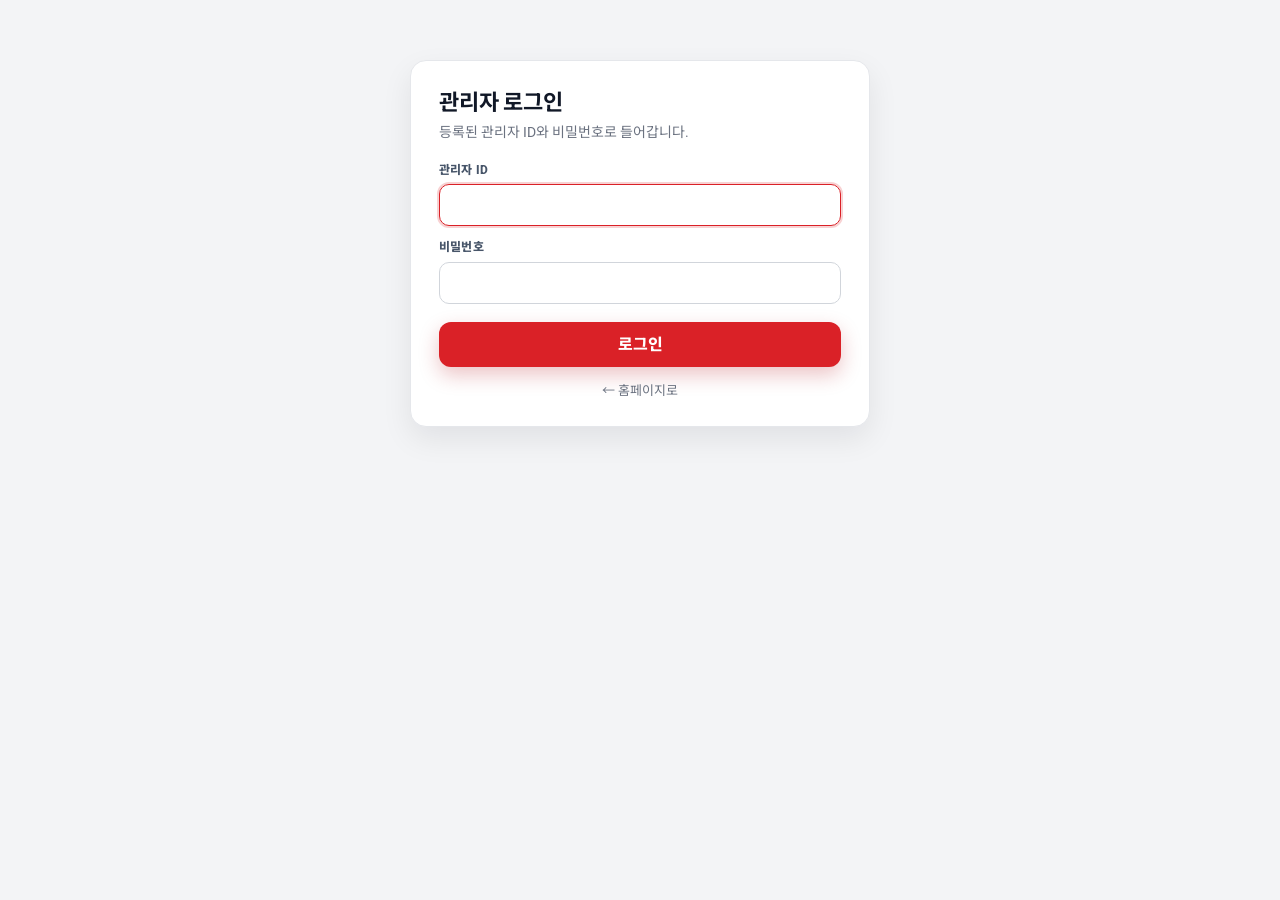
<file: admin/index.html>
<!doctype html>
<html lang="ko">
<head>
  <meta charset="utf-8">
  <meta name="viewport" content="width=device-width, initial-scale=1">
  <meta name="robots" content="noindex, nofollow">
  <title>관리자 | KNU Water Resources Lab</title>
  <link rel="icon" href="../assets/img/favicon.png" type="image/png">
  <link rel="preconnect" href="https://fonts.googleapis.com">
  <link rel="preconnect" href="https://fonts.gstatic.com" crossorigin>
  <link rel="stylesheet" href="https://fonts.googleapis.com/css2?family=Noto+Sans+KR:wght@400;500;700;900&family=Roboto:wght@400;500;700;900&display=swap">
  <link rel="stylesheet" href="../assets/css/site.css">
  <link rel="stylesheet" href="admin.css">
</head>
<body>
  <div id="app"><div class="login"><h1>관리자</h1><p class="sub">불러오는 중…</p></div></div>
  <div class="toast" id="toast"></div>
  <script src="crypto.js"></script>
  <script src="util.js"></script>
  <script src="admin.js"></script>
</body>
</html>
</file>
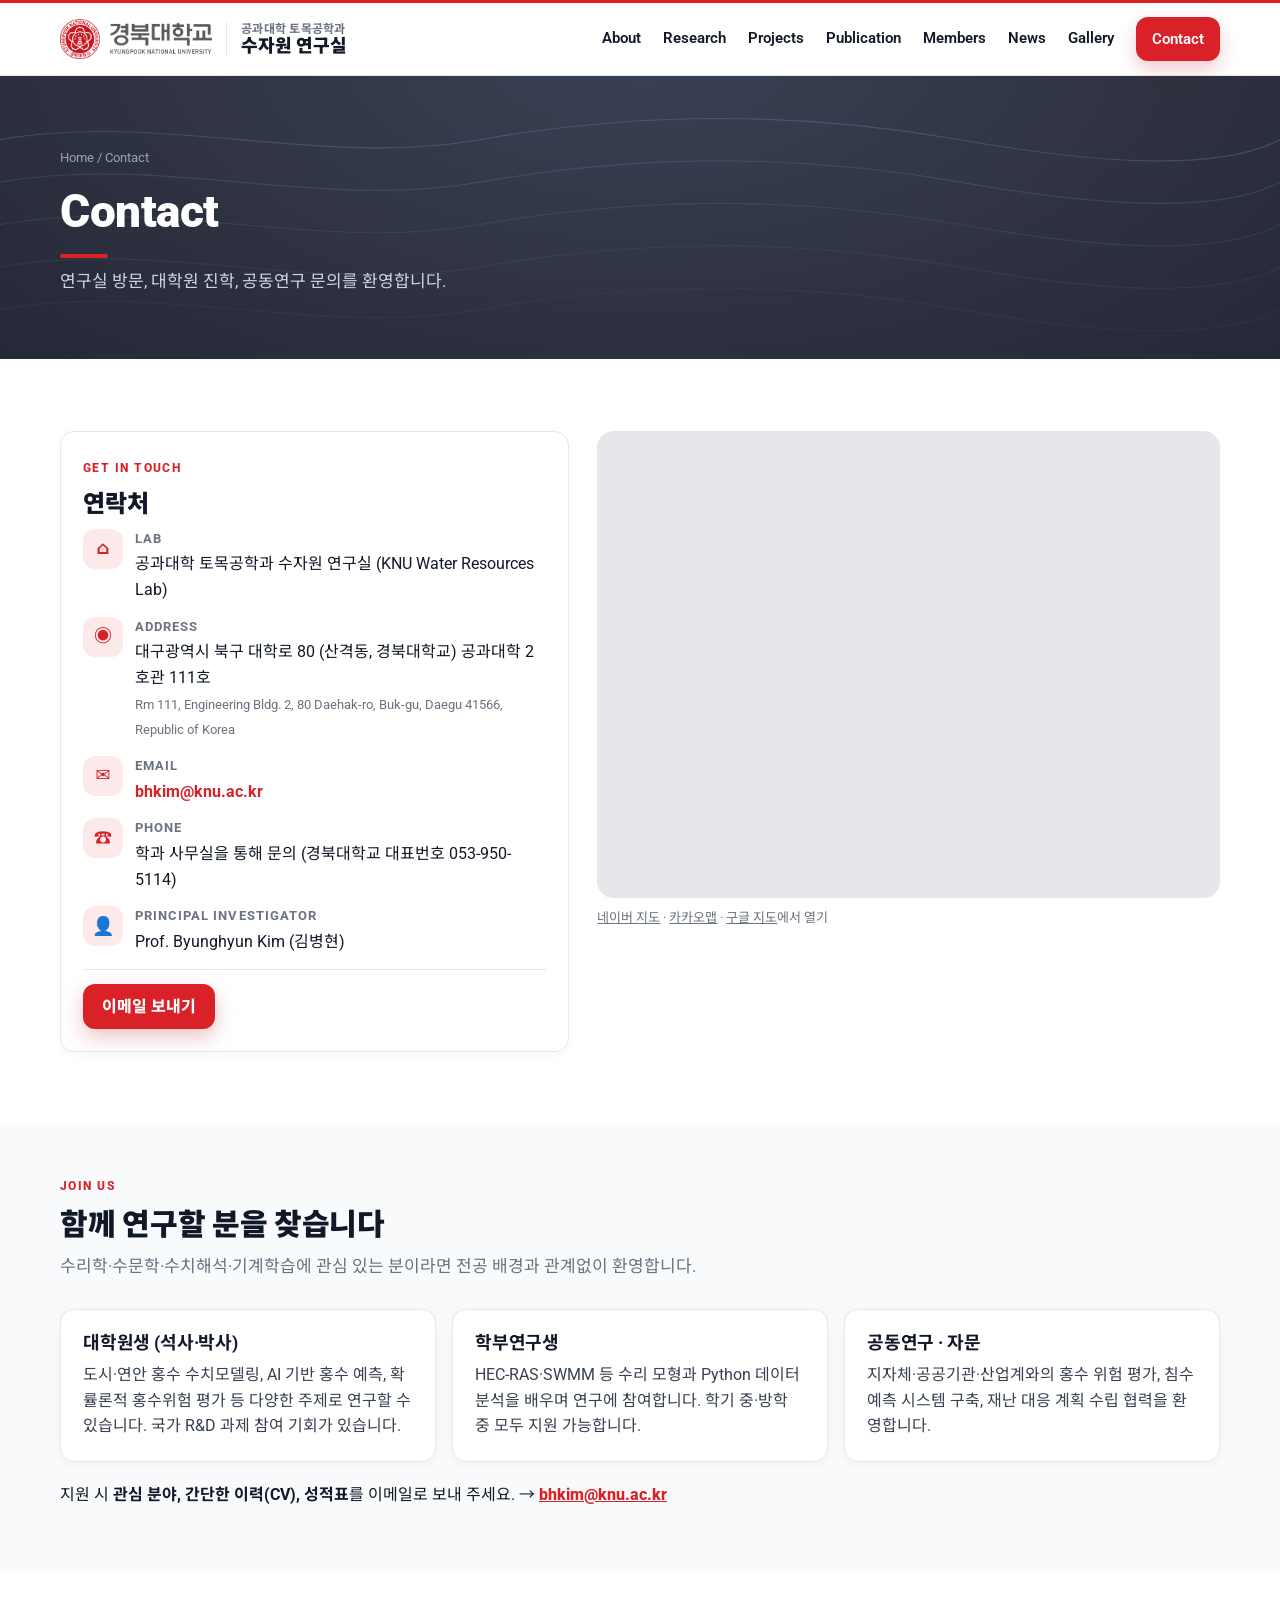
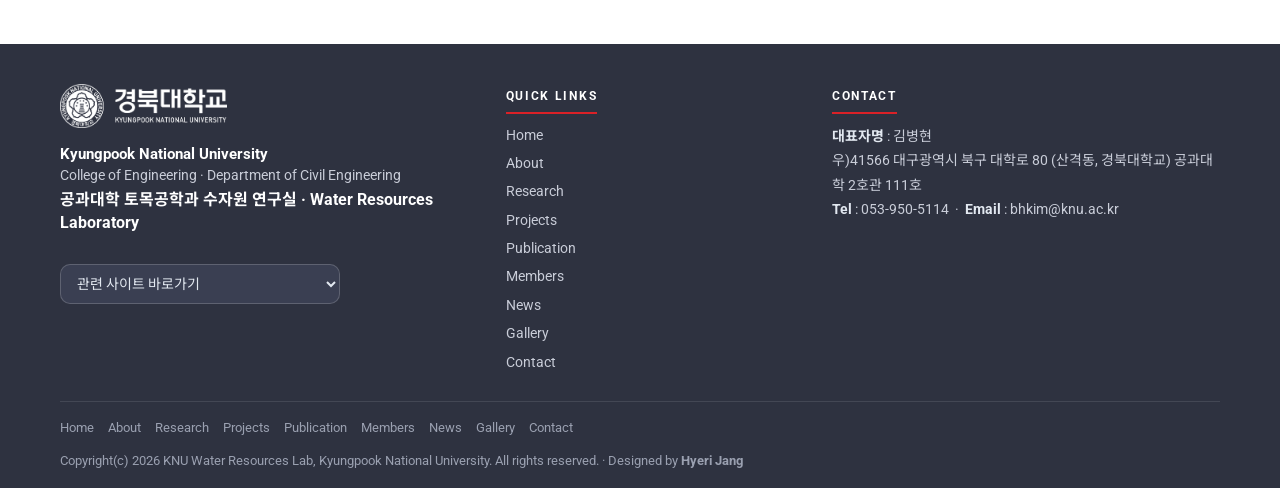
<file: contact.html>
<!doctype html>
<html lang="ko">
<head>
  <meta charset="utf-8">
  <meta name="viewport" content="width=device-width, initial-scale=1">
  <title>Contact | KNU Water Resources Lab</title>
  <meta name="description" content="경북대학교 수자원 연구실 연락처 및 오시는 길 — 대구광역시 북구 대학로 80, 경북대학교 공과대학 2호관 111호">
  <link rel="icon" href="assets/img/favicon.png" type="image/png">
  <link rel="apple-touch-icon" href="assets/img/apple-touch-icon.png">
  <link rel="preconnect" href="https://fonts.googleapis.com">
  <link rel="preconnect" href="https://fonts.gstatic.com" crossorigin>
  <link rel="stylesheet" href="https://fonts.googleapis.com/css2?family=Noto+Sans+KR:wght@400;500;700;900&family=Roboto:wght@400;500;700;900&display=swap">
  <link rel="stylesheet" href="assets/css/site.css">
  <script src="assets/js/site.js"></script>
  <style>
    .c-grid{display:grid;grid-template-columns:.9fr 1.1fr;gap:28px;align-items:start}
    @media (max-width:900px){.c-grid{grid-template-columns:1fr}}
    .info{display:grid;gap:14px}
    .info .row{display:grid;grid-template-columns:40px 1fr;gap:12px;align-items:start}
    .info .ic{width:40px;height:40px;border-radius:12px;background:var(--brand-50);color:var(--brand);display:grid;place-items:center;font-size:18px;font-weight:900}
    .info b{display:block;font-size:13px;letter-spacing:.08em;text-transform:uppercase;color:var(--muted);margin-bottom:2px}
    .map{border-radius:16px;overflow:hidden;border:1px solid var(--line);aspect-ratio:4/3;background:#e5e7eb}
    .map iframe{width:100%;height:100%;border:0;display:block}
    .join{display:grid;grid-template-columns:repeat(3,1fr);gap:16px}
    @media (max-width:900px){.join{grid-template-columns:1fr}}
  </style>
</head>
<body>
<div id="site-header"></div>

<section class="page-hero" aria-label="Contact">
  <div class="pattern"></div>
  <div class="container">
    <div class="crumbs"><a href="index.html">Home</a> / Contact</div>
    <h1>Contact</h1>
    <p>연구실 방문, 대학원 진학, 공동연구 문의를 환영합니다.</p>
  </div>
</section>

<main>
  <section class="section">
    <div class="container c-grid">
      <div class="card">
        <span class="eyebrow">Get in touch</span>
        <h2 class="section-title" style="font-size:24px">연락처</h2>
        <div class="info">
          <div class="row"><div class="ic">⌂</div><div><b>Lab</b><span id="c-lab"></span></div></div>
          <div class="row"><div class="ic">◉</div><div><b>Address</b><span id="c-addr"></span><br><span class="note" id="c-addr-en"></span></div></div>
          <div class="row"><div class="ic">✉</div><div><b>Email</b><a id="c-mail" href="#" style="color:var(--brand);font-weight:700"></a></div></div>
          <div class="row"><div class="ic">☎</div><div><b>Phone</b><span>학과 사무실을 통해 문의 (경북대학교 대표번호 053-950-5114)</span></div></div>
          <div class="row"><div class="ic">👤</div><div><b>Principal Investigator</b><span>Prof. Byunghyun Kim (김병현)</span></div></div>
        </div>
        <div class="divider"></div>
        <a class="btn primary" id="c-mail-btn" href="#">이메일 보내기</a>
      </div>
      <div>
        <div class="map">
          <!-- 구글 지도 임베드 (API 키 불필요). 카카오맵으로 바꾸려면 iframe src 를 교체하세요. -->
          <iframe title="경북대학교 공과대학 2호관 지도" loading="lazy" referrerpolicy="no-referrer-when-downgrade"
            src="https://maps.google.com/maps?q=%EA%B2%BD%EB%B6%81%EB%8C%80%ED%95%99%EA%B5%90%20%EA%B3%B5%EA%B3%BC%EB%8C%80%ED%95%99%202%ED%98%B8%EA%B4%80&t=&z=16&ie=UTF8&iwloc=&output=embed"></iframe>
        </div>
        <p class="note" style="margin-top:10px">
          <a href="https://map.naver.com/p/search/%EA%B2%BD%EB%B6%81%EB%8C%80%ED%95%99%EA%B5%90%20%EA%B3%B5%EA%B3%BC%EB%8C%80%ED%95%99%202%ED%98%B8%EA%B4%80" target="_blank" rel="noopener" style="text-decoration:underline">네이버 지도</a> ·
          <a href="https://map.kakao.com/?q=%EA%B2%BD%EB%B6%81%EB%8C%80%ED%95%99%EA%B5%90%20%EA%B3%B5%EA%B3%BC%EB%8C%80%ED%95%99%202%ED%98%B8%EA%B4%80" target="_blank" rel="noopener" style="text-decoration:underline">카카오맵</a> ·
          <a href="https://www.google.com/maps/search/%EA%B2%BD%EB%B6%81%EB%8C%80%ED%95%99%EA%B5%90+%EA%B3%B5%EA%B3%BC%EB%8C%80%ED%95%99+2%ED%98%B8%EA%B4%80" target="_blank" rel="noopener" style="text-decoration:underline">구글 지도</a>에서 열기
        </p>
      </div>
    </div>
  </section>

  <section class="section tight" style="background:var(--surface)">
    <div class="container">
      <span class="eyebrow">Join us</span>
      <h2 class="section-title">함께 연구할 분을 찾습니다</h2>
      <p class="section-lead">수리학·수문학·수치해석·기계학습에 관심 있는 분이라면 전공 배경과 관계없이 환영합니다.</p>
      <div class="join">
        <div class="card"><h3>대학원생 (석사·박사)</h3><p>도시·연안 홍수 수치모델링, AI 기반 홍수 예측, 확률론적 홍수위험 평가 등 다양한 주제로 연구할 수 있습니다. 국가 R&amp;D 과제 참여 기회가 있습니다.</p></div>
        <div class="card"><h3>학부연구생</h3><p>HEC-RAS·SWMM 등 수리 모형과 Python 데이터 분석을 배우며 연구에 참여합니다. 학기 중·방학 중 모두 지원 가능합니다.</p></div>
        <div class="card"><h3>공동연구 · 자문</h3><p>지자체·공공기관·산업계와의 홍수 위험 평가, 침수 예측 시스템 구축, 재난 대응 계획 수립 협력을 환영합니다.</p></div>
      </div>
      <p style="margin-top:20px">지원 시 <b>관심 분야, 간단한 이력(CV), 성적표</b>를 이메일로 보내 주세요. → <a id="c-mail-2" href="#" style="color:var(--brand);font-weight:800;text-decoration:underline"></a></p>
    </div>
  </section>
</main>

<div id="site-footer"></div>

<script>
(function () {
  document.getElementById("c-lab").textContent = `${SITE.deptKo} ${SITE.labKo} (${SITE.labEn})`;
  document.getElementById("c-addr").textContent = SITE.address;
  document.getElementById("c-addr-en").textContent = SITE.addressEn;
  ["c-mail", "c-mail-2"].forEach((id) => { const a = document.getElementById(id); a.href = "mailto:" + SITE.email; a.textContent = SITE.email; });
  document.getElementById("c-mail-btn").href = "mailto:" + SITE.email;
})();
</script>
</body>
</html>
</file>
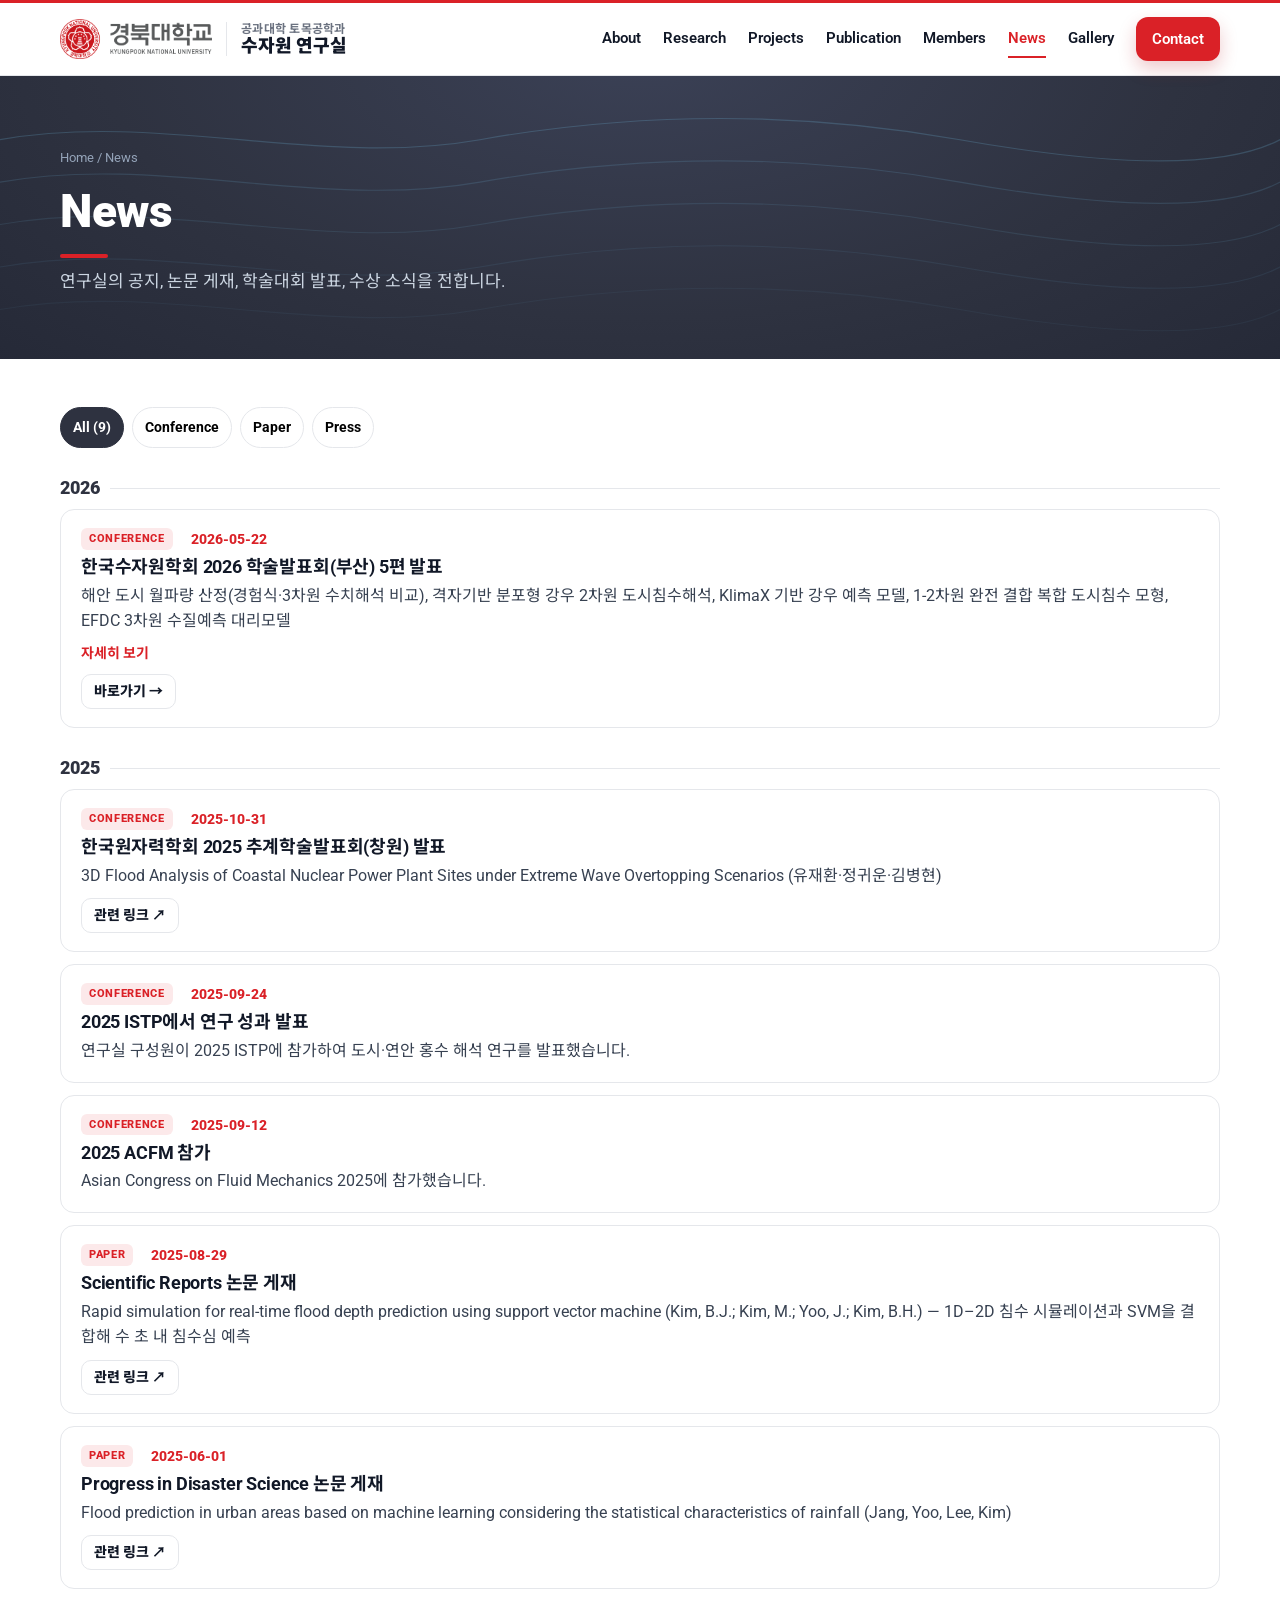
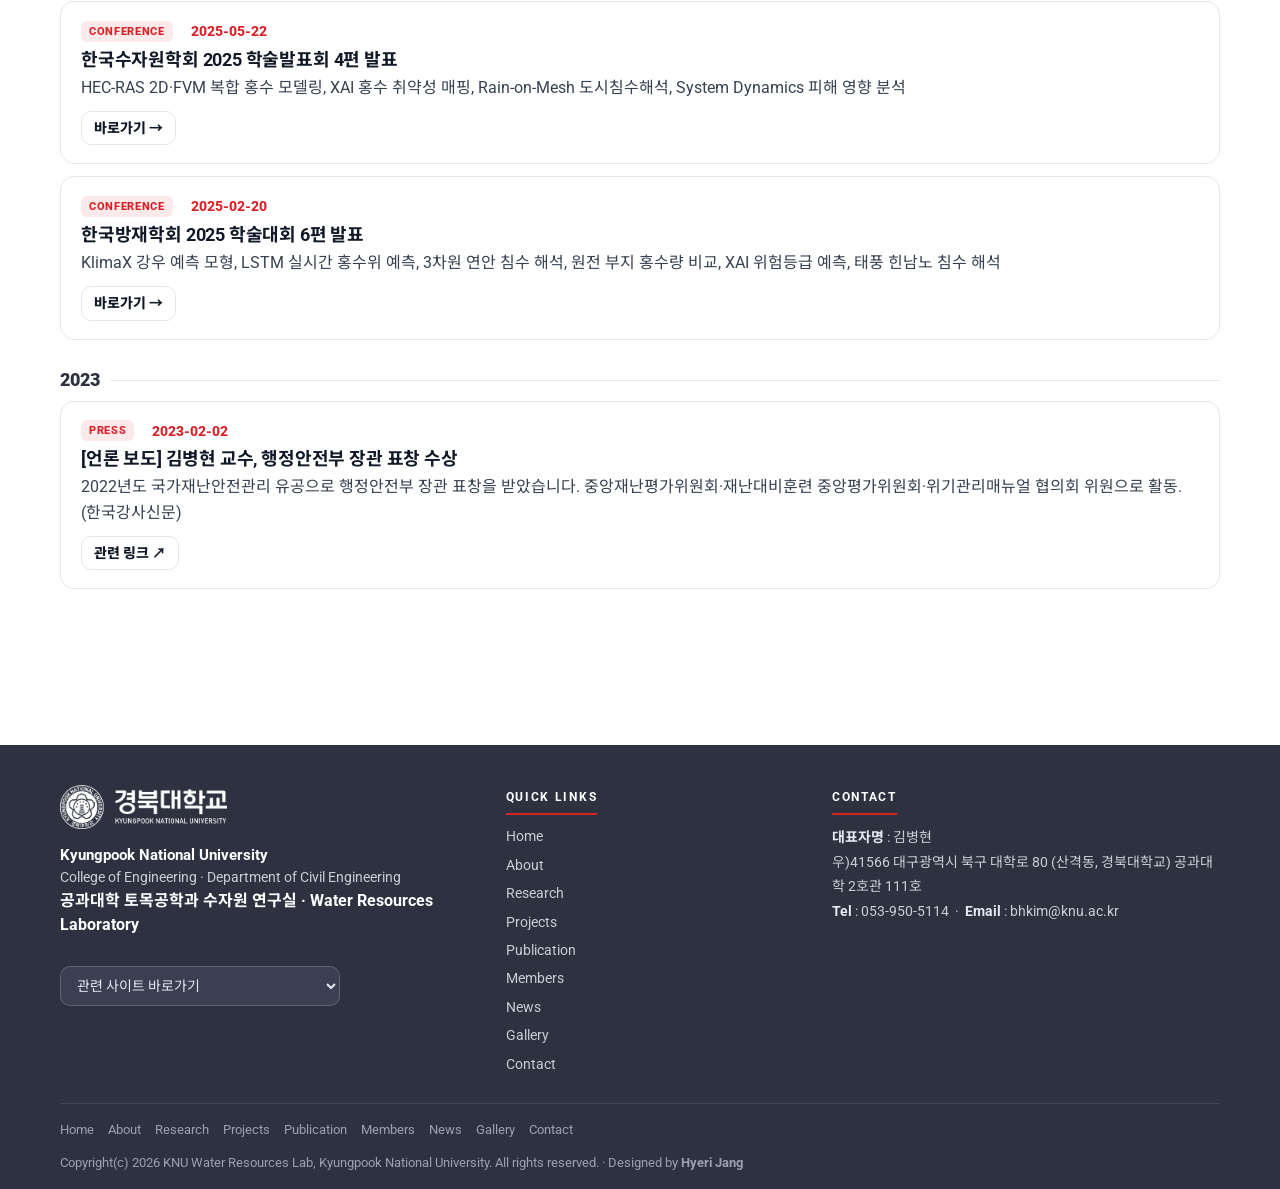
<file: news.html>
<!doctype html>
<html lang="ko">
<head>
  <meta charset="utf-8">
  <meta name="viewport" content="width=device-width, initial-scale=1">
  <title>News | KNU Water Resources Lab</title>
  <meta name="description" content="경북대학교 수자원 연구실 소식 — 공지, 논문 게재, 학술대회 발표, 수상">
  <link rel="icon" href="assets/img/favicon.png" type="image/png">
  <link rel="apple-touch-icon" href="assets/img/apple-touch-icon.png">
  <link rel="preconnect" href="https://fonts.googleapis.com">
  <link rel="preconnect" href="https://fonts.gstatic.com" crossorigin>
  <link rel="stylesheet" href="https://fonts.googleapis.com/css2?family=Noto+Sans+KR:wght@400;500;700;900&family=Roboto:wght@400;500;700;900&display=swap">
  <link rel="stylesheet" href="assets/css/site.css">
  <script src="assets/js/site.js"></script>
  <script src="data/news.js"></script>
</head>
<body>
<div id="site-header"></div>

<section class="page-hero" aria-label="News">
  <div class="pattern"></div>
  <div class="container">
    <div class="crumbs"><a href="index.html">Home</a> / News</div>
    <h1>News</h1>
    <p>연구실의 공지, 논문 게재, 학술대회 발표, 수상 소식을 전합니다.</p>
  </div>
</section>

<main class="section" style="padding-top:48px">
  <div class="container">
    <div class="chips" id="chips" role="tablist" aria-label="구분"></div>
    <div id="list"></div>
  </div>
</main>

<div id="site-footer"></div>

<script>
(function () {
  const N = ((window.LAB_DATA || {}).news || []).slice().sort((a, b) => String(b.date).localeCompare(String(a.date)));
  const tags = ["All", ...Array.from(new Set(N.map((x) => x.tag).filter(Boolean)))];
  let cur = "All";
  const chips = document.getElementById("chips"), list = document.getElementById("list");
  chips.innerHTML = tags.map((t) => `<button type="button" data-tag="${esc(t)}" class="${t === cur ? "active" : ""}">${esc(t)}${t === "All" ? ` (${N.length})` : ""}</button>`).join("");

  function render() {
    const items = N.map((x, i) => ({ x, i })).filter(({ x }) => cur === "All" || x.tag === cur);
    let html = "", year = null;
    items.forEach(({ x, i }) => {
      const y = String(x.date || "").slice(0, 4);
      if (y !== year) { year = y; html += `<div class="year-head">${esc(y)}</div>`; }
      const link = x.link ? `<a class="btn outline sm" href="${esc(x.link)}" ${/^https?:/.test(x.link) ? 'target="_blank" rel="noopener"' : ""}>${/^https?:/.test(x.link) ? "관련 링크 ↗" : "바로가기 →"}</a>` : "";
      html += `<article class="news-item" id="n${i}">
        <div class="top"><span class="tag">${esc(x.tag || "News")}</span><span class="date">${esc(x.date)}</span></div>
        <h3>${esc(x.title)}</h3>
        ${x.desc ? `<p class="desc">${esc(x.desc)}</p>` : ""}
        ${x.body ? `<details><summary>자세히 보기</summary><div class="body">${esc(x.body)}</div></details>` : ""}
        ${link ? `<div style="margin-top:10px">${link}</div>` : ""}
      </article>`;
    });
    list.innerHTML = html || `<p class="empty">등록된 소식이 없습니다.</p>`;
    if (location.hash) { const el = document.querySelector(location.hash); if (el) { el.scrollIntoView({ block: "center" }); el.style.boxShadow = "0 0 0 3px var(--brand-50)"; } }
  }
  render();
  chips.querySelectorAll("button").forEach((b) => b.addEventListener("click", () => {
    cur = b.dataset.tag;
    chips.querySelectorAll("button").forEach((x) => x.classList.toggle("active", x === b));
    render();
  }));
})();
</script>
</body>
</html>
</file>
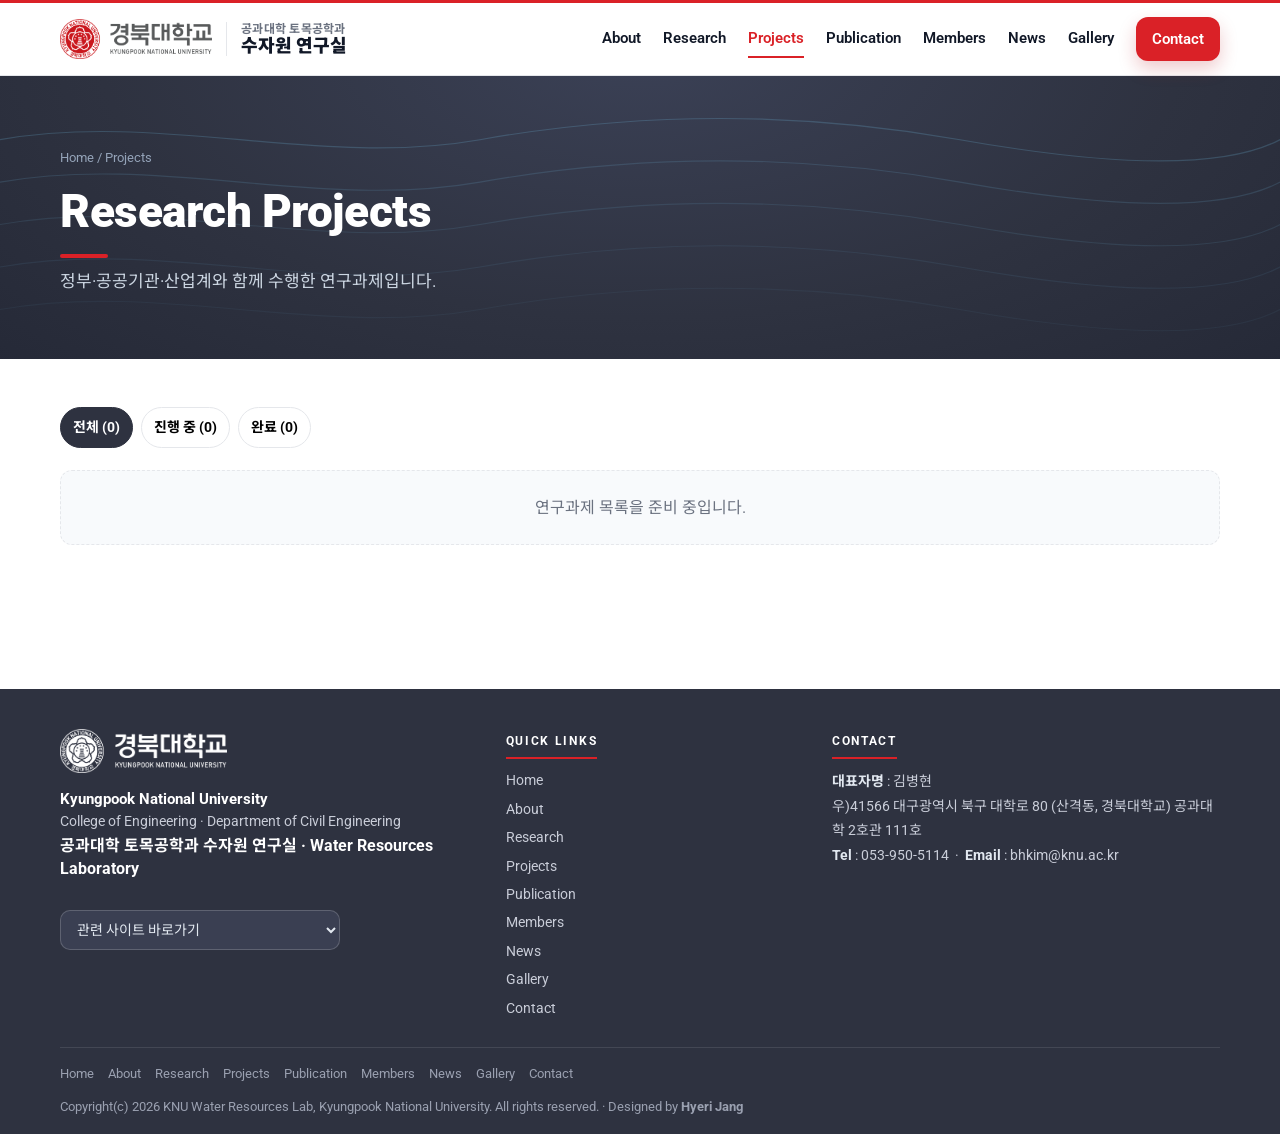
<file: projects.html>
<!doctype html>
<html lang="ko">
<head>
  <meta charset="utf-8">
  <meta name="viewport" content="width=device-width, initial-scale=1">
  <title>Projects | KNU Water Resources Lab</title>
  <meta name="description" content="경북대학교 수자원 연구실 연구과제 — 진행 중 및 완료 과제">
  <link rel="icon" href="assets/img/favicon.png" type="image/png">
  <link rel="apple-touch-icon" href="assets/img/apple-touch-icon.png">
  <link rel="preconnect" href="https://fonts.googleapis.com">
  <link rel="preconnect" href="https://fonts.gstatic.com" crossorigin>
  <link rel="stylesheet" href="https://fonts.googleapis.com/css2?family=Noto+Sans+KR:wght@400;500;700;900&family=Roboto:wght@400;500;700;900&display=swap">
  <link rel="stylesheet" href="assets/css/site.css">
  <script src="assets/js/site.js"></script>
  <script src="data/projects.js"></script>
</head>
<body>
<div id="site-header"></div>

<section class="page-hero" aria-label="Projects">
  <div class="pattern"></div>
  <div class="container">
    <div class="crumbs"><a href="index.html">Home</a> / Projects</div>
    <h1>Research Projects</h1>
    <p>정부·공공기관·산업계와 함께 수행한 연구과제입니다.</p>
  </div>
</section>

<main class="section" style="padding-top:48px">
  <div class="container">
    <div class="chips" id="chips" role="tablist" aria-label="상태"></div>
    <div id="list"></div>
  </div>
</main>

<div id="site-footer"></div>

<script>
(function () {
  const PJ = ((window.LAB_DATA || {}).projects || []).slice().sort((a, b) => String(b.period || "").localeCompare(String(a.period || "")));
  const tabs = ["전체", "진행 중", "완료"];
  let cur = "전체";
  const chips = document.getElementById("chips"), list = document.getElementById("list");
  const count = (t) => t === "전체" ? PJ.length : PJ.filter((p) => p.status === t).length;
  chips.innerHTML = tabs.map((t) => `<button type="button" data-t="${t}" class="${t === cur ? "active" : ""}">${t} (${count(t)})</button>`).join("");
  function render() {
    const items = PJ.filter((p) => cur === "전체" || p.status === cur);
    list.innerHTML = items.map((p) => `<article class="proj">
      <div class="period">${esc(p.period || "")}</div>
      <div>
        <h3>${esc(p.title)}</h3>
        <div class="agency">${[p.agency, p.role ? p.role + " 기관" : ""].filter(Boolean).map(esc).join(" · ")}</div>
        ${p.desc ? `<p class="desc">${esc(p.desc)}</p>` : ""}
      </div>
      <span class="status ${p.status === "완료" ? "done" : ""}">${esc(p.status || "")}</span>
    </article>`).join("") || `<div class="empty">${PJ.length ? "해당하는 과제가 없습니다." : "연구과제 목록을 준비 중입니다."}</div>`;
  }
  render();
  chips.querySelectorAll("button").forEach((b) => b.addEventListener("click", () => {
    cur = b.dataset.t;
    chips.querySelectorAll("button").forEach((x) => x.classList.toggle("active", x === b));
    render();
  }));
})();
</script>
</body>
</html>
</file>
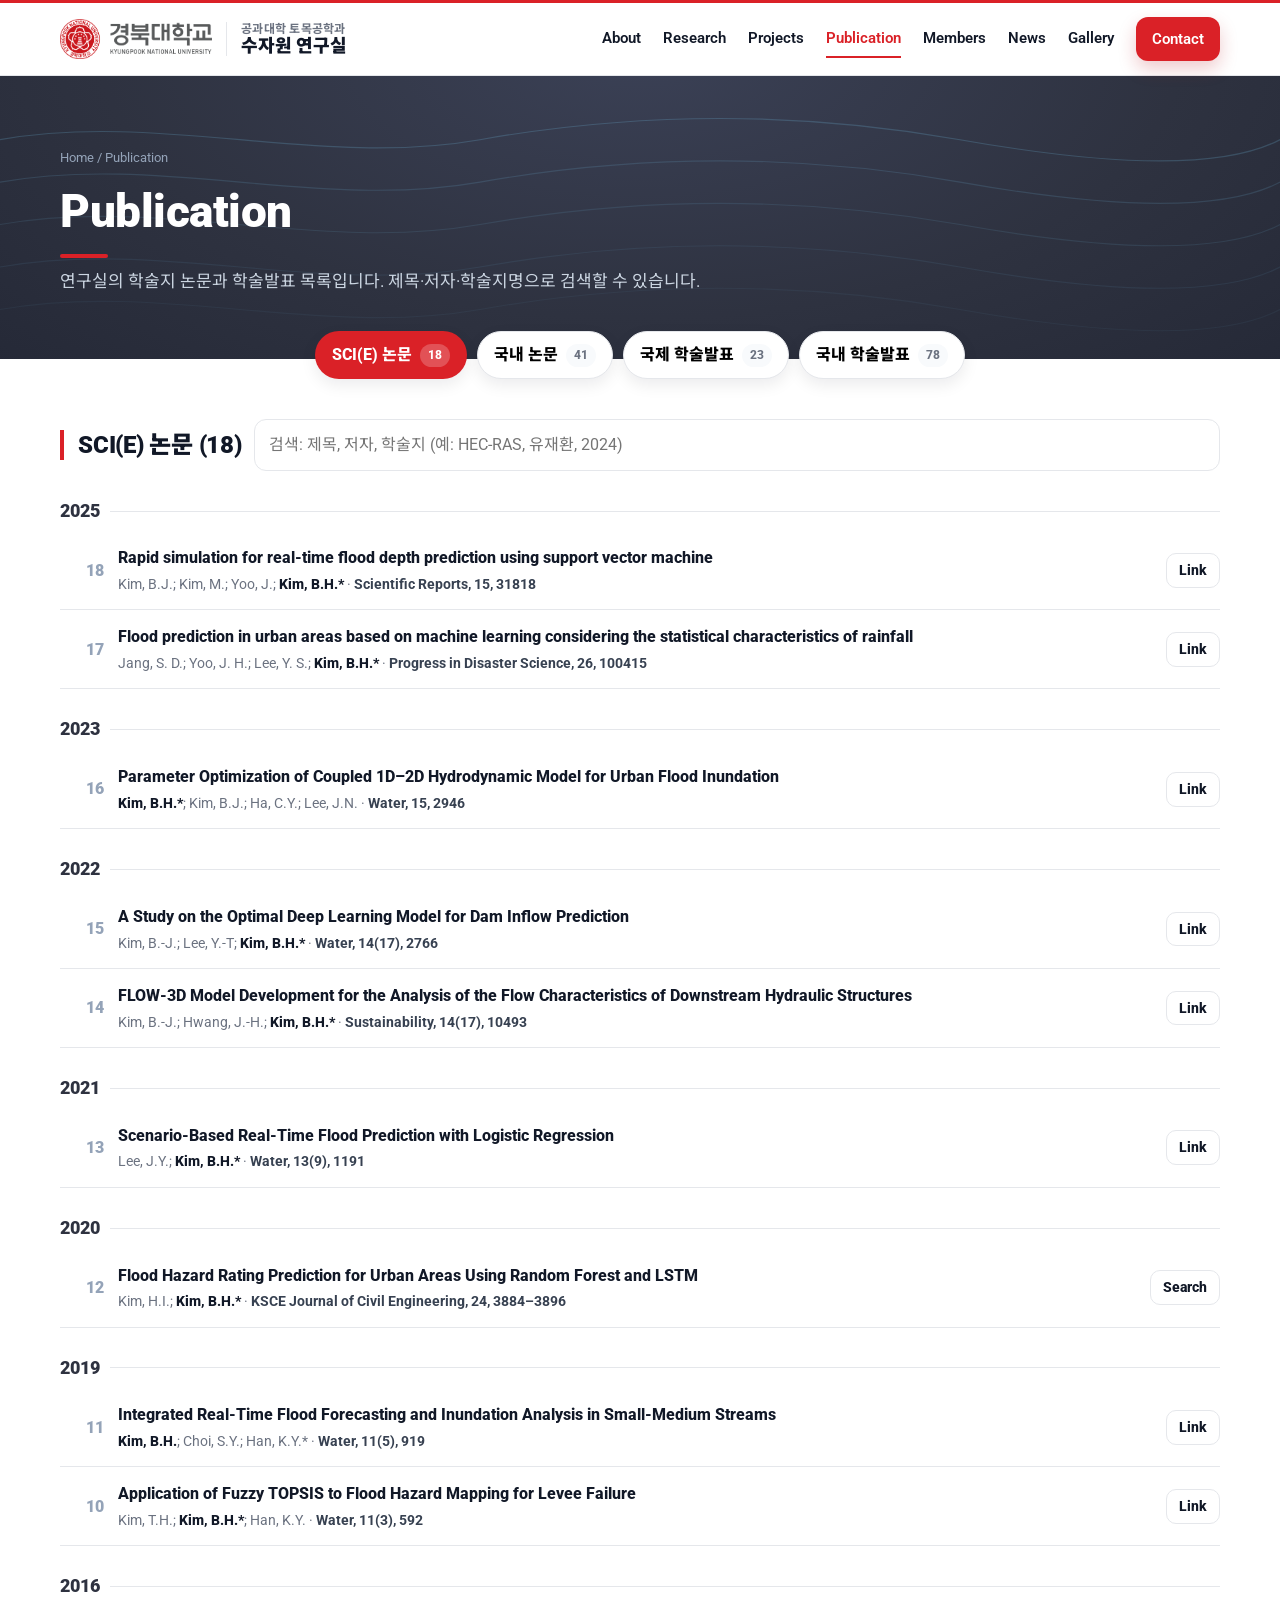
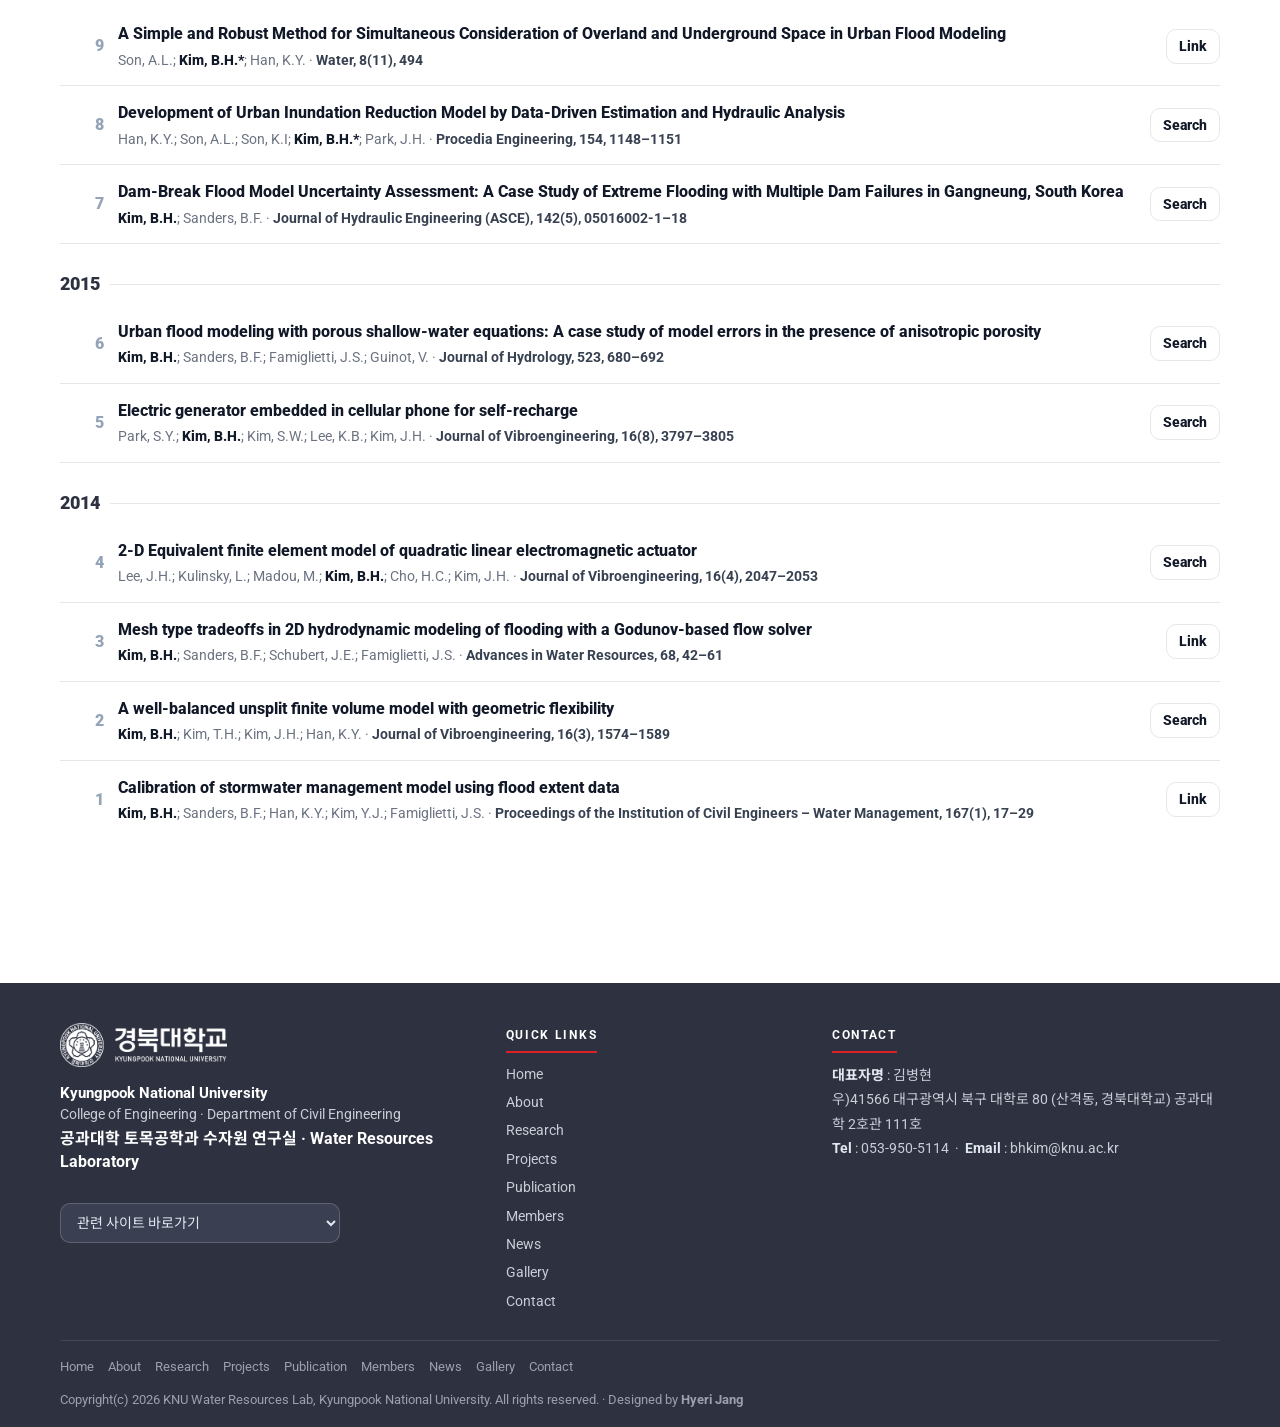
<file: publication.html>
<!doctype html>
<html lang="ko">
<head>
  <meta charset="utf-8">
  <meta name="viewport" content="width=device-width, initial-scale=1">
  <title>Publication | KNU Water Resources Lab</title>
  <meta name="description" content="경북대학교 수자원 연구실 논문 및 학술발표 목록 — SCI(E) 논문, 국내 논문, 국제·국내 학술발표">
  <link rel="icon" href="assets/img/favicon.png" type="image/png">
  <link rel="apple-touch-icon" href="assets/img/apple-touch-icon.png">
  <link rel="preconnect" href="https://fonts.googleapis.com">
  <link rel="preconnect" href="https://fonts.gstatic.com" crossorigin>
  <link rel="stylesheet" href="https://fonts.googleapis.com/css2?family=Noto+Sans+KR:wght@400;500;700;900&family=Roboto:wght@400;500;700;900&display=swap">
  <link rel="stylesheet" href="assets/css/site.css">
  <script src="assets/js/site.js"></script>
  <script src="data/publications.js"></script>
  <style>
    .tabs{margin:-28px 0 0;position:relative;z-index:2}
    .tabs button{background:#fff;box-shadow:0 6px 16px rgba(2,8,23,.08)}
    .toolbar{display:flex;gap:12px;align-items:center;justify-content:space-between;flex-wrap:wrap;margin-bottom:8px}
    .toolbar .search{flex:1;min-width:260px;margin:0}
    .pub-list .pub-row:last-child{border-bottom:0}
    .pub-row .meta .me{font-weight:800;color:var(--ink)}
  </style>
</head>
<body>
<div id="site-header"></div>

<section class="page-hero" aria-label="Publication">
  <div class="pattern"></div>
  <div class="container">
    <div class="crumbs"><a href="index.html">Home</a> / Publication</div>
    <h1>Publication</h1>
    <p>연구실의 학술지 논문과 학술발표 목록입니다. 제목·저자·학술지명으로 검색할 수 있습니다.</p>
  </div>
</section>

<div class="container">
  <div class="tabs" role="tablist" aria-label="Publication categories" id="tabs"></div>
</div>

<main class="section" style="padding-top:40px">
  <div class="container">
    <div class="toolbar">
      <h2 class="kicker" id="kicker" style="margin:0"></h2>
      <div class="search"><input type="search" id="q" placeholder="검색: 제목, 저자, 학술지 (예: HEC-RAS, 유재환, 2024)" aria-label="논문 검색"></div>
    </div>
    <div class="pub-list" id="list"></div>
  </div>
</main>

<div id="site-footer"></div>

<script>
(function () {
  const P = (window.LAB_DATA || {}).publications || {};
  const ALL_CATS = [
    { key: "sci",      label: "SCI(E) 논문" },
    { key: "domestic", label: "국내 논문" },
    { key: "intConf",  label: "국제 학술발표" },
    { key: "domConf",  label: "국내 학술발표" },
    { key: "patent",   label: "특허" },
    { key: "book",     label: "저서·보고서" }
  ];
  // 항목이 하나도 없는 카테고리 탭은 자동으로 숨깁니다.
  const CATS = ALL_CATS.filter((c) => (P[c.key] || []).length);
  if (!CATS.length) CATS.push(ALL_CATS[0]);
  const tabsEl = document.getElementById("tabs");
  const listEl = document.getElementById("list");
  const kicker = document.getElementById("kicker");
  const input  = document.getElementById("q");
  let cur = CATS[0].key, q = "";

  // URL 해시로 탭 열기 (publication.html#domestic)
  const h = location.hash.slice(1);
  if (CATS.some((c) => c.key === h)) cur = h;

  tabsEl.innerHTML = CATS.map((c) =>
    `<button type="button" role="tab" data-tab="${c.key}" class="${c.key === cur ? "active" : ""}" aria-selected="${c.key === cur}">
      ${c.label}<span class="count">${(P[c.key] || []).length}</span>
    </button>`).join("");

  // 교수님 이름 강조
  function authors(s) {
    return esc(s).replace(/(Kim,\s?B\.?\s?H\.?\*?|김병현\*?)/g, '<span class="me">$1</span>');
  }

  function render() {
    const items = (P[cur] || []).map((it, i) => ({ ...it, _i: i }))
      .filter((it) => {
        if (!q) return true;
        return `${it.title} ${it.authors} ${it.venue} ${it.year}`.toLowerCase().includes(q);
      })
      .sort((a, b) => (b.year || 0) - (a.year || 0) || b._i - a._i);

    let html = "", year = null, n = items.length;
    items.forEach((it) => {
      if (it.year !== year) { year = it.year; html += `<div class="year-head">${esc(year)}</div>`; }
      const l = LAB.pubLink(it);
      html += `<div class="pub-row">
        <div class="num">${n--}</div>
        <div>
          <div class="title">${esc(it.title)}</div>
          <div class="meta">${authors(it.authors)}${it.venue ? ` · <b>${esc(it.venue)}</b>` : ""}</div>
        </div>
        <a class="btn outline sm" href="${esc(l.href)}" target="_blank" rel="noopener" title="${l.label === "Search" ? "Google Scholar에서 검색" : "원문 링크"}">${l.label}</a>
      </div>`;
    });
    listEl.innerHTML = html || `<p class="empty">검색 결과가 없습니다.</p>`;
    kicker.textContent = `${CATS.find((c) => c.key === cur).label} (${items.length})`;
  }

  tabsEl.querySelectorAll("button").forEach((b) => {
    b.addEventListener("click", () => {
      cur = b.dataset.tab;
      tabsEl.querySelectorAll("button").forEach((x) => {
        const on = x === b;
        x.classList.toggle("active", on);
        x.setAttribute("aria-selected", String(on));
      });
      history.replaceState(null, "", "#" + cur);
      render();
    });
  });
  input.addEventListener("input", () => { q = input.value.trim().toLowerCase(); render(); });
  render();
})();
</script>
</body>
</html>
</file>
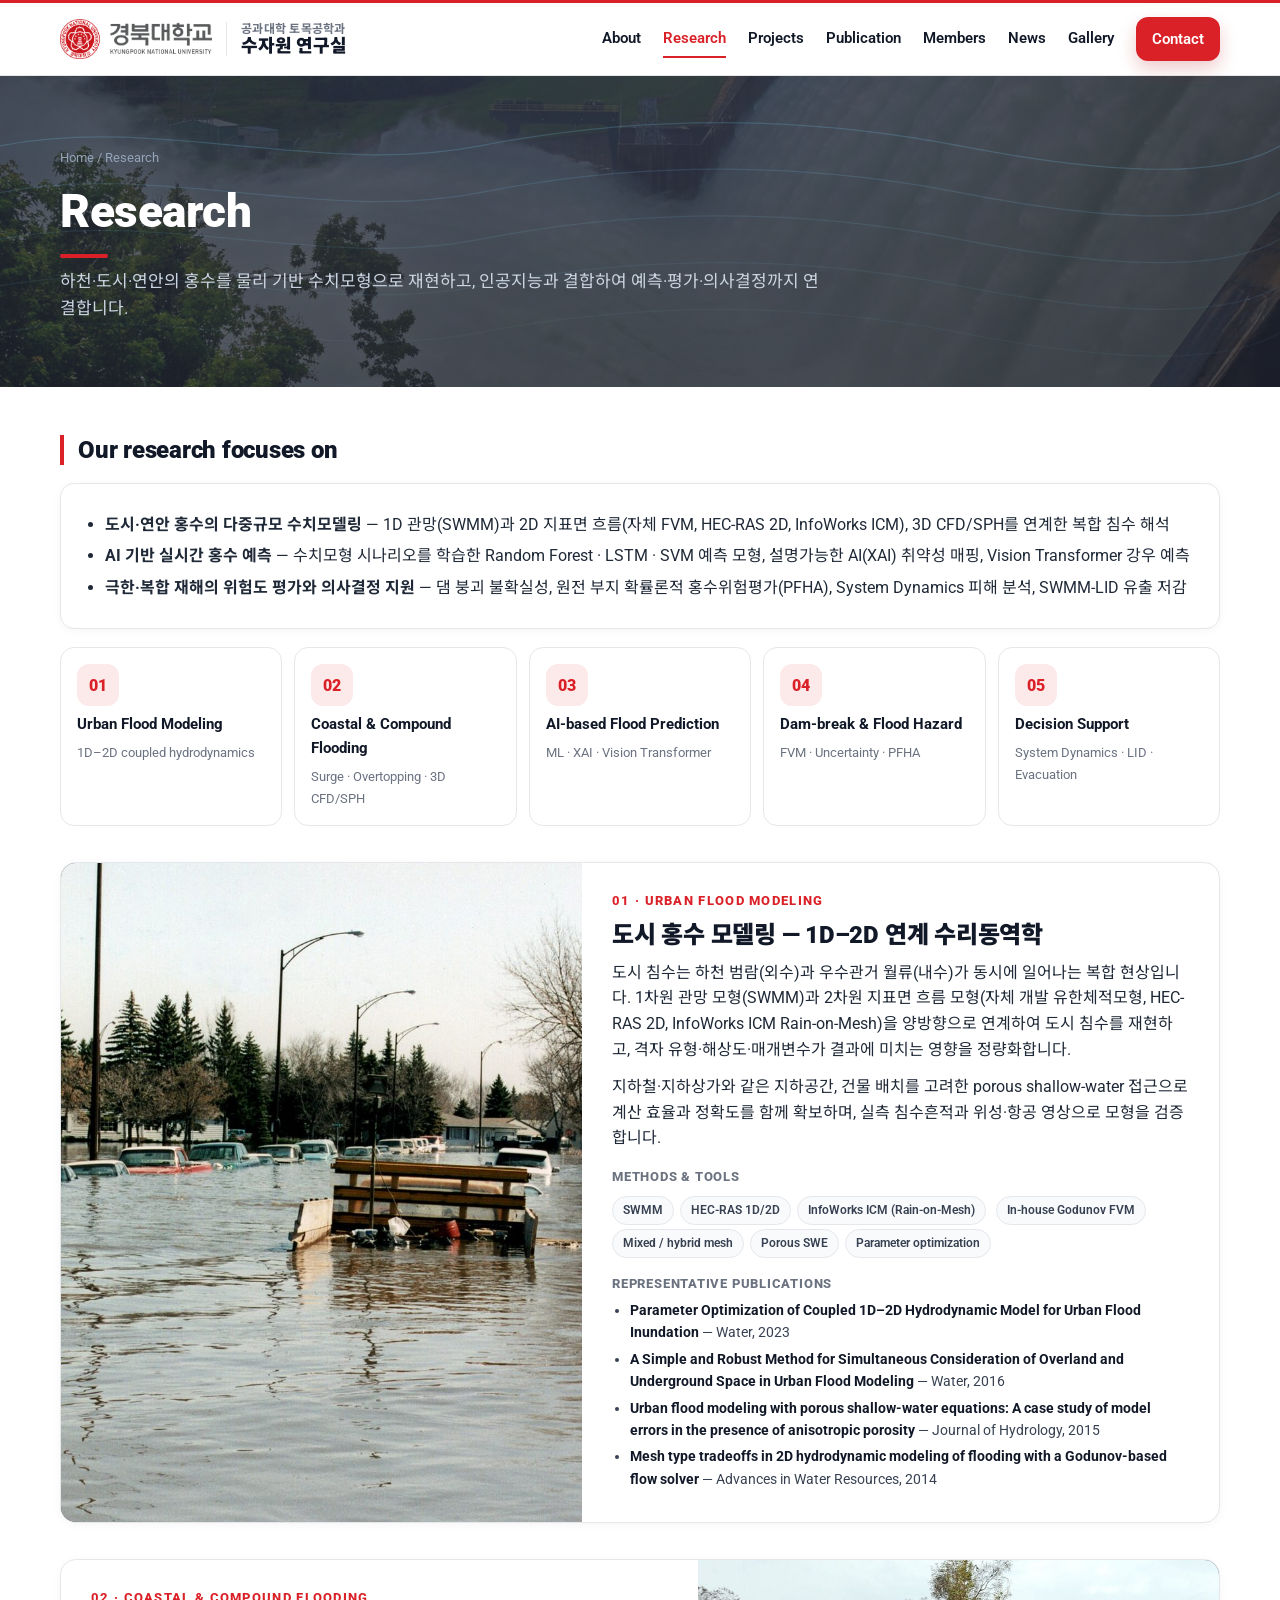
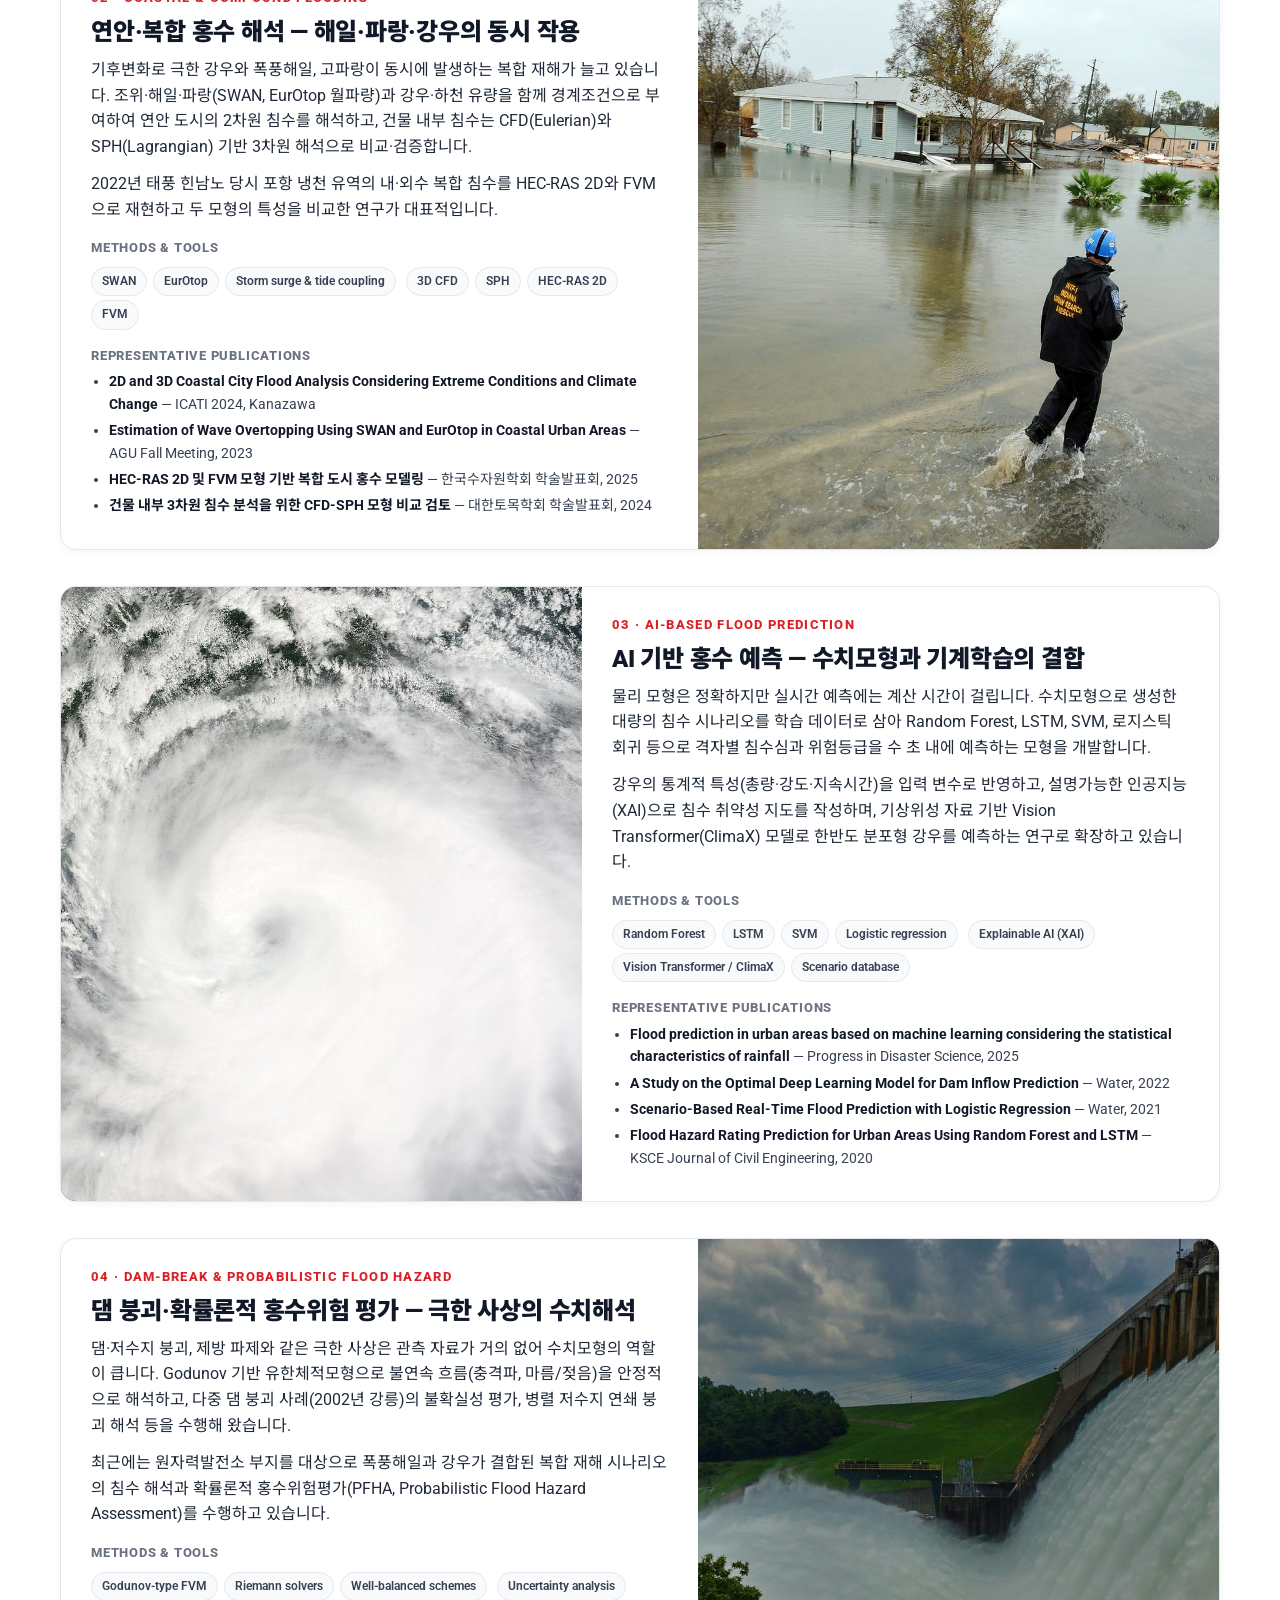
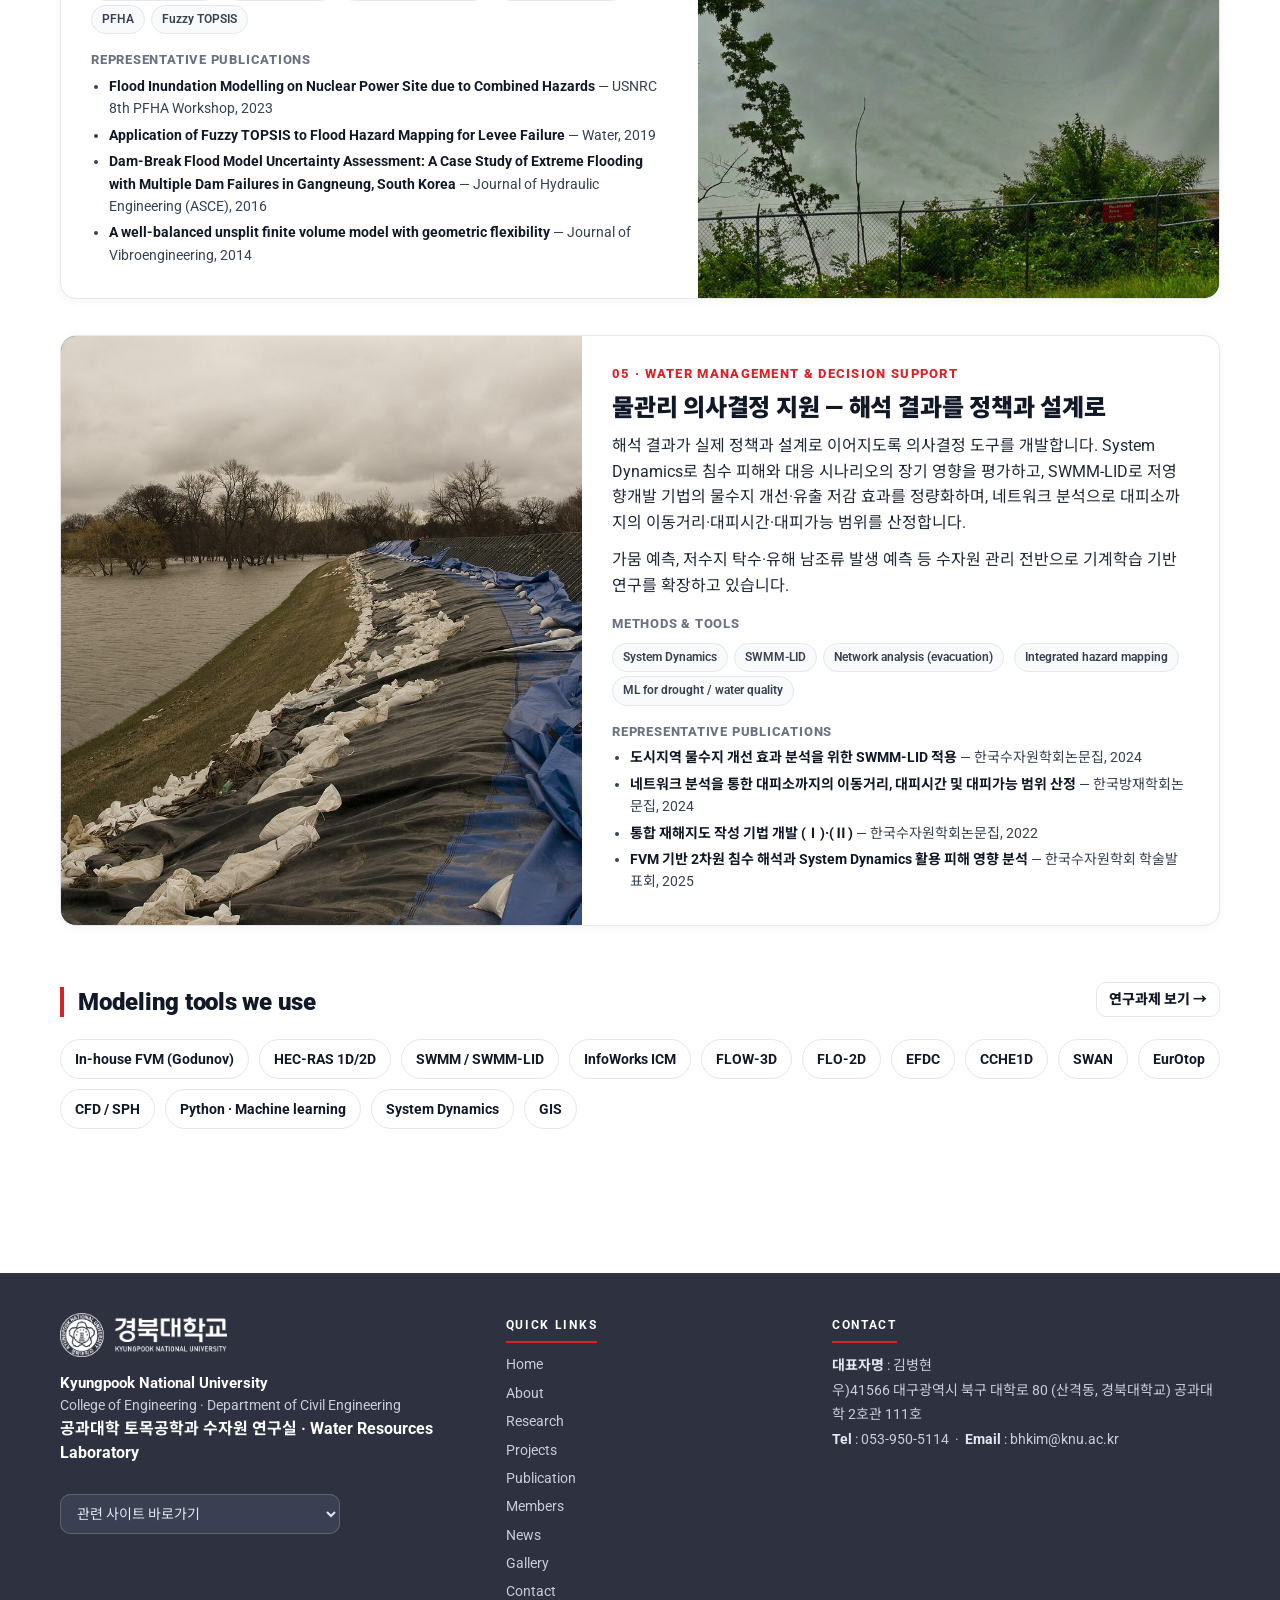
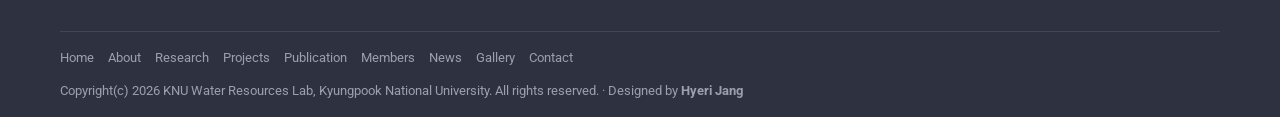
<file: research.html>
<!doctype html>
<html lang="ko">
<head>
  <meta charset="utf-8">
  <meta name="viewport" content="width=device-width, initial-scale=1">
  <title>Research | KNU Water Resources Lab</title>
  <meta name="description" content="경북대학교 수자원 연구실의 연구 분야 — 도시 홍수 모델링, 연안·복합 홍수, AI 기반 홍수 예측, 댐 붕괴·확률론적 홍수위험 평가, 물관리 의사결정 지원">
  <link rel="icon" href="assets/img/favicon.png" type="image/png">
  <link rel="apple-touch-icon" href="assets/img/apple-touch-icon.png">
  <link rel="preconnect" href="https://fonts.googleapis.com">
  <link rel="preconnect" href="https://fonts.gstatic.com" crossorigin>
  <link rel="stylesheet" href="https://fonts.googleapis.com/css2?family=Noto+Sans+KR:wght@400;500;700;900&family=Roboto:wght@400;500;700;900&display=swap">
  <link rel="stylesheet" href="assets/css/site.css">
  <script src="assets/js/site.js"></script>
  <style>
    .focus{background:#fff;border:1px solid var(--line);border-radius:14px;padding:22px 26px;box-shadow:0 2px 10px rgba(2,8,23,.04)}
    .focus ul{margin:0;padding-left:18px;color:#1f2937}
    .focus li{margin:6px 0}
    .areas{display:grid;grid-template-columns:repeat(5,1fr);gap:12px;margin-top:18px}
    .area{display:flex;flex-direction:column;gap:6px;padding:16px;border:1px solid var(--line);border-radius:14px;background:#fff;transition:transform .15s}
    .area:hover{transform:translateY(-2px);border-color:#cbd5e1}
    .area .ic{width:42px;height:42px;border-radius:12px;background:var(--brand-50);color:var(--brand);display:grid;place-items:center;font-weight:900}
    .area b{font-size:15px}
    .area small{color:var(--muted)}
    @media (max-width:1100px){.areas{grid-template-columns:repeat(3,1fr)}}
    @media (max-width:640px){.areas{grid-template-columns:1fr 1fr}}

    .block{margin-top:36px;border:1px solid var(--line);border-radius:16px;background:#fff;box-shadow:0 2px 10px rgba(2,8,23,.04);overflow:hidden;scroll-margin-top:90px}
    .block .inner{display:grid;grid-template-columns:1.1fr .9fr;gap:0}
    .block .txt{padding:28px 30px}
    .block .fig{min-height:320px}
    .block:nth-child(even) .inner{grid-template-columns:.9fr 1.1fr}
    .block:nth-child(even) .fig{order:-1}
    .block h3{margin:0 0 10px;font-size:24px;font-weight:900}
    .block .sub{color:var(--brand);font-weight:800;font-size:13px;letter-spacing:.1em;text-transform:uppercase;margin-bottom:8px;display:block}
    .block p{margin:0 0 12px;color:#1f2937}
    .block .label{font-weight:800;font-size:13px;color:var(--muted);margin:16px 0 4px;letter-spacing:.06em;text-transform:uppercase}
    .reps{margin:0;padding-left:18px;color:#374151;font-size:14px}
    .reps li{margin:4px 0}
    .reps b{font-weight:700;color:var(--ink)}
    @media (max-width:900px){.block .inner,.block:nth-child(even) .inner{grid-template-columns:1fr}.block:nth-child(even) .fig{order:0}.block .fig{min-height:220px}}

    .tools{display:flex;flex-wrap:wrap;gap:10px}
    .tools span{padding:8px 14px;border-radius:999px;background:#fff;border:1px solid var(--line);font-weight:700;font-size:14px}
  </style>
</head>
<body>
<div id="site-header"></div>

<section class="page-hero" aria-label="Research">
  <div class="bg" style="background-image:url('assets/img/research/hero.jpg')"></div> <!-- ← 선택: 배경 이미지 -->
  <div class="pattern"></div>
  <div class="container">
    <div class="crumbs"><a href="index.html">Home</a> / Research</div>
    <h1>Research</h1>
    <p>하천·도시·연안의 홍수를 물리 기반 수치모형으로 재현하고, 인공지능과 결합하여 예측·평가·의사결정까지 연결합니다.</p>
  </div>
</section>

<main class="section" style="padding-top:48px">
  <div class="container">

    <h2 class="kicker">Our research focuses on</h2>
    <div class="focus">
      <ul>
        <li><b>도시·연안 홍수의 다중규모 수치모델링</b> — 1D 관망(SWMM)과 2D 지표면 흐름(자체 FVM, HEC-RAS 2D, InfoWorks ICM), 3D CFD/SPH를 연계한 복합 침수 해석</li>
        <li><b>AI 기반 실시간 홍수 예측</b> — 수치모형 시나리오를 학습한 Random Forest · LSTM · SVM 예측 모형, 설명가능한 AI(XAI) 취약성 매핑, Vision Transformer 강우 예측</li>
        <li><b>극한·복합 재해의 위험도 평가와 의사결정 지원</b> — 댐 붕괴 불확실성, 원전 부지 확률론적 홍수위험평가(PFHA), System Dynamics 피해 분석, SWMM-LID 유출 저감</li>
      </ul>
    </div>

    <div class="areas" aria-label="연구 분야 바로가기">
      <a class="area" href="#urban-flood"><span class="ic">01</span><b>Urban Flood Modeling</b><small>1D–2D coupled hydrodynamics</small></a>
      <a class="area" href="#coastal"><span class="ic">02</span><b>Coastal &amp; Compound Flooding</b><small>Surge · Overtopping · 3D CFD/SPH</small></a>
      <a class="area" href="#ai"><span class="ic">03</span><b>AI-based Flood Prediction</b><small>ML · XAI · Vision Transformer</small></a>
      <a class="area" href="#hazard"><span class="ic">04</span><b>Dam-break &amp; Flood Hazard</b><small>FVM · Uncertainty · PFHA</small></a>
      <a class="area" href="#decision"><span class="ic">05</span><b>Decision Support</b><small>System Dynamics · LID · Evacuation</small></a>
    </div>

    <!-- 01 -->
    <article class="block" id="urban-flood">
      <div class="inner">
        <div class="txt">
          <span class="sub">01 · Urban Flood Modeling</span>
          <h3>도시 홍수 모델링 — 1D–2D 연계 수리동역학</h3>
          <p>도시 침수는 하천 범람(외수)과 우수관거 월류(내수)가 동시에 일어나는 복합 현상입니다.
            1차원 관망 모형(SWMM)과 2차원 지표면 흐름 모형(자체 개발 유한체적모형, HEC-RAS 2D, InfoWorks ICM Rain-on-Mesh)을
            양방향으로 연계하여 도시 침수를 재현하고, 격자 유형·해상도·매개변수가 결과에 미치는 영향을 정량화합니다.</p>
          <p>지하철·지하상가와 같은 지하공간, 건물 배치를 고려한 porous shallow-water 접근으로 계산 효율과 정확도를 함께 확보하며,
            실측 침수흔적과 위성·항공 영상으로 모형을 검증합니다.</p>
          <div class="label">Methods &amp; Tools</div>
          <div>
            <span class="pill">SWMM</span><span class="pill">HEC-RAS 1D/2D</span><span class="pill">InfoWorks ICM (Rain-on-Mesh)</span>
            <span class="pill">In-house Godunov FVM</span><span class="pill">Mixed / hybrid mesh</span><span class="pill">Porous SWE</span><span class="pill">Parameter optimization</span>
          </div>
          <div class="label">Representative publications</div>
          <ul class="reps">
            <li><b>Parameter Optimization of Coupled 1D–2D Hydrodynamic Model for Urban Flood Inundation</b> — Water, 2023</li>
            <li><b>A Simple and Robust Method for Simultaneous Consideration of Overland and Underground Space in Urban Flood Modeling</b> — Water, 2016</li>
            <li><b>Urban flood modeling with porous shallow-water equations: A case study of model errors in the presence of anisotropic porosity</b> — Journal of Hydrology, 2015</li>
            <li><b>Mesh type tradeoffs in 2D hydrodynamic modeling of flooding with a Godunov-based flow solver</b> — Advances in Water Resources, 2014</li>
          </ul>
        </div>
        <div class="fig ph"><img src="assets/img/research/r1.jpg" alt="도시 홍수 모델링 결과" data-label="Urban flood modeling" onerror="imgFallback(this)"></div>
      </div>
    </article>

    <!-- 02 -->
    <article class="block" id="coastal">
      <div class="inner">
        <div class="txt">
          <span class="sub">02 · Coastal &amp; Compound Flooding</span>
          <h3>연안·복합 홍수 해석 — 해일·파랑·강우의 동시 작용</h3>
          <p>기후변화로 극한 강우와 폭풍해일, 고파랑이 동시에 발생하는 복합 재해가 늘고 있습니다.
            조위·해일·파랑(SWAN, EurOtop 월파량)과 강우·하천 유량을 함께 경계조건으로 부여하여 연안 도시의 2차원 침수를 해석하고,
            건물 내부 침수는 CFD(Eulerian)와 SPH(Lagrangian) 기반 3차원 해석으로 비교·검증합니다.</p>
          <p>2022년 태풍 힌남노 당시 포항 냉천 유역의 내·외수 복합 침수를 HEC-RAS 2D와 FVM으로 재현하고 두 모형의 특성을 비교한 연구가 대표적입니다.</p>
          <div class="label">Methods &amp; Tools</div>
          <div>
            <span class="pill">SWAN</span><span class="pill">EurOtop</span><span class="pill">Storm surge &amp; tide coupling</span>
            <span class="pill">3D CFD</span><span class="pill">SPH</span><span class="pill">HEC-RAS 2D</span><span class="pill">FVM</span>
          </div>
          <div class="label">Representative publications</div>
          <ul class="reps">
            <li><b>2D and 3D Coastal City Flood Analysis Considering Extreme Conditions and Climate Change</b> — ICATI 2024, Kanazawa</li>
            <li><b>Estimation of Wave Overtopping Using SWAN and EurOtop in Coastal Urban Areas</b> — AGU Fall Meeting, 2023</li>
            <li><b>HEC-RAS 2D 및 FVM 모형 기반 복합 도시 홍수 모델링</b> — 한국수자원학회 학술발표회, 2025</li>
            <li><b>건물 내부 3차원 침수 분석을 위한 CFD-SPH 모형 비교 검토</b> — 대한토목학회 학술발표회, 2024</li>
          </ul>
        </div>
        <div class="fig ph"><img src="assets/img/research/r2.jpg" alt="연안 복합 홍수 해석" data-label="Coastal &amp; compound flooding" onerror="imgFallback(this)"></div>
      </div>
    </article>

    <!-- 03 -->
    <article class="block" id="ai">
      <div class="inner">
        <div class="txt">
          <span class="sub">03 · AI-based Flood Prediction</span>
          <h3>AI 기반 홍수 예측 — 수치모형과 기계학습의 결합</h3>
          <p>물리 모형은 정확하지만 실시간 예측에는 계산 시간이 걸립니다.
            수치모형으로 생성한 대량의 침수 시나리오를 학습 데이터로 삼아 Random Forest, LSTM, SVM, 로지스틱 회귀 등으로
            격자별 침수심과 위험등급을 수 초 내에 예측하는 모형을 개발합니다.</p>
          <p>강우의 통계적 특성(총량·강도·지속시간)을 입력 변수로 반영하고, 설명가능한 인공지능(XAI)으로 침수 취약성 지도를 작성하며,
            기상위성 자료 기반 Vision Transformer(ClimaX) 모델로 한반도 분포형 강우를 예측하는 연구로 확장하고 있습니다.</p>
          <div class="label">Methods &amp; Tools</div>
          <div>
            <span class="pill">Random Forest</span><span class="pill">LSTM</span><span class="pill">SVM</span><span class="pill">Logistic regression</span>
            <span class="pill">Explainable AI (XAI)</span><span class="pill">Vision Transformer / ClimaX</span><span class="pill">Scenario database</span>
          </div>
          <div class="label">Representative publications</div>
          <ul class="reps">
            <li><b>Flood prediction in urban areas based on machine learning considering the statistical characteristics of rainfall</b> — Progress in Disaster Science, 2025</li>
            <li><b>A Study on the Optimal Deep Learning Model for Dam Inflow Prediction</b> — Water, 2022</li>
            <li><b>Scenario-Based Real-Time Flood Prediction with Logistic Regression</b> — Water, 2021</li>
            <li><b>Flood Hazard Rating Prediction for Urban Areas Using Random Forest and LSTM</b> — KSCE Journal of Civil Engineering, 2020</li>
          </ul>
        </div>
        <div class="fig ph"><img src="assets/img/research/r3.jpg" alt="AI 기반 홍수 예측" data-label="AI-based flood prediction" onerror="imgFallback(this)"></div>
      </div>
    </article>

    <!-- 04 -->
    <article class="block" id="hazard">
      <div class="inner">
        <div class="txt">
          <span class="sub">04 · Dam-break &amp; Probabilistic Flood Hazard</span>
          <h3>댐 붕괴·확률론적 홍수위험 평가 — 극한 사상의 수치해석</h3>
          <p>댐·저수지 붕괴, 제방 파제와 같은 극한 사상은 관측 자료가 거의 없어 수치모형의 역할이 큽니다.
            Godunov 기반 유한체적모형으로 불연속 흐름(충격파, 마름/젖음)을 안정적으로 해석하고,
            다중 댐 붕괴 사례(2002년 강릉)의 불확실성 평가, 병렬 저수지 연쇄 붕괴 해석 등을 수행해 왔습니다.</p>
          <p>최근에는 원자력발전소 부지를 대상으로 폭풍해일과 강우가 결합된 복합 재해 시나리오의 침수 해석과
            확률론적 홍수위험평가(PFHA, Probabilistic Flood Hazard Assessment)를 수행하고 있습니다.</p>
          <div class="label">Methods &amp; Tools</div>
          <div>
            <span class="pill">Godunov-type FVM</span><span class="pill">Riemann solvers</span><span class="pill">Well-balanced schemes</span>
            <span class="pill">Uncertainty analysis</span><span class="pill">PFHA</span><span class="pill">Fuzzy TOPSIS</span>
          </div>
          <div class="label">Representative publications</div>
          <ul class="reps">
            <li><b>Flood Inundation Modelling on Nuclear Power Site due to Combined Hazards</b> — USNRC 8th PFHA Workshop, 2023</li>
            <li><b>Application of Fuzzy TOPSIS to Flood Hazard Mapping for Levee Failure</b> — Water, 2019</li>
            <li><b>Dam-Break Flood Model Uncertainty Assessment: A Case Study of Extreme Flooding with Multiple Dam Failures in Gangneung, South Korea</b> — Journal of Hydraulic Engineering (ASCE), 2016</li>
            <li><b>A well-balanced unsplit finite volume model with geometric flexibility</b> — Journal of Vibroengineering, 2014</li>
          </ul>
        </div>
        <div class="fig ph"><img src="assets/img/research/r4.jpg" alt="댐 붕괴 홍수 해석" data-label="Dam-break &amp; flood hazard" onerror="imgFallback(this)"></div>
      </div>
    </article>

    <!-- 05 -->
    <article class="block" id="decision">
      <div class="inner">
        <div class="txt">
          <span class="sub">05 · Water Management &amp; Decision Support</span>
          <h3>물관리 의사결정 지원 — 해석 결과를 정책과 설계로</h3>
          <p>해석 결과가 실제 정책과 설계로 이어지도록 의사결정 도구를 개발합니다.
            System Dynamics로 침수 피해와 대응 시나리오의 장기 영향을 평가하고, SWMM-LID로 저영향개발 기법의 물수지 개선·유출 저감 효과를 정량화하며,
            네트워크 분석으로 대피소까지의 이동거리·대피시간·대피가능 범위를 산정합니다.</p>
          <p>가뭄 예측, 저수지 탁수·유해 남조류 발생 예측 등 수자원 관리 전반으로 기계학습 기반 연구를 확장하고 있습니다.</p>
          <div class="label">Methods &amp; Tools</div>
          <div>
            <span class="pill">System Dynamics</span><span class="pill">SWMM-LID</span><span class="pill">Network analysis (evacuation)</span>
            <span class="pill">Integrated hazard mapping</span><span class="pill">ML for drought / water quality</span>
          </div>
          <div class="label">Representative publications</div>
          <ul class="reps">
            <li><b>도시지역 물수지 개선 효과 분석을 위한 SWMM-LID 적용</b> — 한국수자원학회논문집, 2024</li>
            <li><b>네트워크 분석을 통한 대피소까지의 이동거리, 대피시간 및 대피가능 범위 산정</b> — 한국방재학회논문집, 2024</li>
            <li><b>통합 재해지도 작성 기법 개발 (Ⅰ)·(Ⅱ)</b> — 한국수자원학회논문집, 2022</li>
            <li><b>FVM 기반 2차원 침수 해석과 System Dynamics 활용 피해 영향 분석</b> — 한국수자원학회 학술발표회, 2025</li>
          </ul>
        </div>
        <div class="fig ph"><img src="assets/img/research/r5.jpg" alt="물관리 의사결정 지원" data-label="Decision support" onerror="imgFallback(this)"></div>
      </div>
    </article>

    <!-- Tools -->
    <section style="margin-top:56px">
      <div class="head-row"><h2 class="kicker" style="margin:0">Modeling tools we use</h2><a class="btn outline sm" href="projects.html">연구과제 보기 →</a></div>
      <div class="tools">
        <span>In-house FVM (Godunov)</span><span>HEC-RAS 1D/2D</span><span>SWMM / SWMM-LID</span><span>InfoWorks ICM</span>
        <span>FLOW-3D</span><span>FLO-2D</span><span>EFDC</span><span>CCHE1D</span><span>SWAN</span><span>EurOtop</span>
        <span>CFD / SPH</span><span>Python · Machine learning</span><span>System Dynamics</span><span>GIS</span>
      </div>
    </section>

  </div>
</main>

<div id="site-footer"></div>
</body>
</html>
</file>
<file: assets/css/site.css>
/* =====================================================================
   KNU Water Resources Lab — 공통 스타일시트
   모든 페이지가 이 파일 하나를 공유합니다. 색상/폰트는 :root 변수만 바꾸면 됩니다.
   ===================================================================== */
:root{
  /* 경북대학교 UI 컬러: KNU Red #DA2127, Dark Slate #2E3240(푸터), Gold #C48B3A */
  --brand:#DA2127; --brand-600:#B5181D; --brand-50:#FCE9EA; --gold:#C48B3A; --gold-300:#E3B776;
  --navy:#2E3240; --navy-700:#3B4156; --navy-500:#4C536C; --navy-900:#1E2230;
  --ink:#111827; --muted:#6b7280; --bg:#ffffff; --surface:#f8fafc; --line:#e5e7eb;
  --radius:14px; --shadow:0 12px 30px rgba(2,8,23,.08); --maxw:1200px; --header-h:72px;
}
*,*::before,*::after{box-sizing:border-box}
html{scroll-behavior:smooth;-webkit-text-size-adjust:100%}
body{margin:0;font-family:Roboto,"Noto Sans KR","Pretendard Variable",system-ui,-apple-system,"Segoe UI","Malgun Gothic",sans-serif;color:var(--ink);background:var(--bg);line-height:1.6;-webkit-font-smoothing:antialiased}
a{color:inherit;text-decoration:none}
img{max-width:100%;display:block}
button{font:inherit;cursor:pointer}
h1,h2,h3,h4{line-height:1.25;letter-spacing:-.01em}
.container{max-width:var(--maxw);margin:0 auto;padding:0 20px}
.section{padding:72px 0}
.section.tight{padding:48px 0}
.section-title{font-size:30px;font-weight:900;margin:0 0 10px}
.section-lead{color:var(--muted);margin:0 0 28px;font-size:17px}
.kicker{font-weight:900;font-size:24px;margin:0 0 18px;padding-left:14px;border-left:4px solid var(--brand)}
.eyebrow{display:inline-block;font-size:12px;font-weight:800;letter-spacing:.12em;text-transform:uppercase;color:var(--brand);margin-bottom:10px}
.muted{color:var(--muted)}
.dark{background:radial-gradient(1200px 600px at 50% -10%,var(--navy-700) 0%,var(--navy) 45%,var(--navy-900) 100%);color:#e2e8f0}
.dark .section-title{color:#fff}
.dark .section-lead{color:#cbd5e1}
.dark .eyebrow{color:var(--gold-300)}
.head-row{display:flex;align-items:flex-end;justify-content:space-between;gap:16px;flex-wrap:wrap;margin-bottom:22px}
.head-row .section-title,.head-row .section-lead{margin-bottom:0}

/* ---------- Buttons ---------- */
.btn{display:inline-flex;align-items:center;gap:8px;padding:12px 18px;border-radius:12px;font-weight:800;border:1px solid transparent;transition:transform .15s ease,box-shadow .15s ease,background .15s ease;cursor:pointer;line-height:1.2}
.btn:hover{transform:translateY(-1px)}
.btn.primary{background:var(--brand);color:#fff;box-shadow:0 8px 20px rgba(181,18,27,.25)}
.btn.primary:hover{background:var(--brand-600)}
.btn.white{background:#fff;color:var(--navy)}
.btn.ghost{border-color:rgba(255,255,255,.45);color:#fff;background:rgba(255,255,255,.1)}
.btn.outline{border-color:var(--line);background:#fff;color:var(--ink)}
.btn.outline:hover{border-color:#cbd5e1;background:var(--surface)}
.btn.sm{padding:8px 12px;font-size:14px;border-radius:10px}

/* ---------- Header ---------- */
.site-header{position:sticky;top:0;z-index:50;border-top:3px solid var(--brand);background:rgba(255,255,255,.88);backdrop-filter:saturate(180%) blur(12px);-webkit-backdrop-filter:saturate(180%) blur(12px);border-bottom:1px solid var(--line)}
.nav{display:flex;align-items:center;justify-content:space-between;height:var(--header-h);gap:16px;position:relative}
.brand{display:flex;gap:12px;align-items:center;min-width:0}
.brand-logo{height:40px;width:auto;object-fit:contain;flex:0 0 auto}
.brand-logo.mini{display:none;height:42px}
.nav>nav{flex:0 0 auto}
.brand .sep{width:1px;height:34px;background:var(--line);margin:0 2px}
.brand-stack{display:flex;flex-direction:column;line-height:1.1}
.brand-stack .dept{font-size:12px;color:var(--muted);font-weight:700;letter-spacing:.02em}
.brand-stack .lab{font-size:18px;font-weight:900;color:var(--ink)}
.menu{display:flex;gap:22px;align-items:center;margin:0;padding:0;list-style:none}
.menu a{font-weight:600;font-size:15px;padding:6px 0;border-bottom:2px solid transparent;transition:color .15s;white-space:nowrap}
.menu a:hover{color:var(--brand)}
.menu a.active{color:var(--brand);border-bottom-color:var(--brand)}
.menu a.cta{padding:10px 16px;background:var(--brand);color:#fff;border-radius:12px;border-bottom:0;box-shadow:0 8px 18px rgba(181,18,27,.22)}
.menu a.cta:hover{background:var(--brand-600)}
.menu-toggle{display:none;background:none;border:1px solid var(--line);border-radius:10px;width:44px;height:44px;font-size:20px;align-items:center;justify-content:center}
@media (max-width:1100px){
  .menu{display:none}
  .menu-toggle{display:inline-flex}
  .menu.open{display:flex;position:absolute;top:calc(var(--header-h) - 6px);right:0;left:0;flex-direction:column;align-items:stretch;gap:4px;padding:12px;background:#fff;border:1px solid var(--line);border-radius:16px;box-shadow:var(--shadow)}
  .menu.open a{padding:12px 10px;border-radius:10px;border-bottom:0}
  .menu.open a.active{background:var(--brand-50)}
  .menu.open a.cta{text-align:center;justify-content:center}
}
@media (max-width:640px){
  .brand-logo.full{display:none}
  .brand-logo.mini{display:block}
  .brand-stack .lab{font-size:16px}
  .brand-stack .dept{font-size:11px}
}

/* ---------- Page hero (서브 페이지 상단) ---------- */
.page-hero{position:relative;color:#fff;padding:72px 0 64px;overflow:hidden;isolation:isolate;background:radial-gradient(1200px 600px at 50% -10%,var(--navy-700) 0%,var(--navy) 45%,var(--navy-900) 100%)}
.page-hero .bg{position:absolute;inset:0;background-size:cover;background-position:center;opacity:.28;z-index:-1}
.page-hero .pattern{position:absolute;inset:0;background:url("../img/pattern-waves.svg") center/cover no-repeat;opacity:.35;z-index:-1;pointer-events:none}
.page-hero h1{font-size:46px;margin:0 0 10px;font-weight:900}
.page-hero h1::after{content:"";display:block;width:48px;height:4px;background:var(--brand);margin-top:14px;border-radius:2px}
.page-hero p{margin:0;color:#cbd5e1;font-size:17px;max-width:760px}
.crumbs{font-size:13px;color:#94a3b8;margin-bottom:14px}
.crumbs a:hover{color:#fff}
@media (max-width:980px){.page-hero{padding:52px 0 44px}.page-hero h1{font-size:34px}}

/* ---------- Tabs ---------- */
.tabs{display:flex;justify-content:center;flex-wrap:wrap;gap:10px;padding:0}
.tabs button{padding:10px 16px;border:1px solid var(--line);border-radius:999px;background:#fff;font-weight:800;transition:all .15s ease;display:inline-flex;align-items:center;gap:8px}
.tabs button:hover{border-color:#cbd5e1;transform:translateY(-1px)}
.tabs button.active{background:var(--brand);color:#fff;border-color:transparent}
.tabs button .count{font-size:12px;font-weight:800;padding:2px 8px;border-radius:999px;background:var(--surface);color:var(--muted)}
.tabs button.active .count{background:rgba(255,255,255,.22);color:#fff}
.subtabs{display:flex;gap:8px;flex-wrap:wrap;margin:0 0 20px}
.subtabs button{padding:8px 12px;border:1px solid var(--line);border-radius:10px;background:#fff;font-weight:700}
.subtabs button.active{background:var(--navy);color:#fff;border-color:var(--navy)}

/* ---------- Cards & grids ---------- */
.grid{display:grid;gap:20px}
.grid.c2{grid-template-columns:repeat(2,1fr)}
.grid.c3{grid-template-columns:repeat(3,1fr)}
.grid.c4{grid-template-columns:repeat(4,1fr)}
@media (max-width:980px){.grid.c3,.grid.c4{grid-template-columns:repeat(2,1fr)}}
@media (max-width:640px){.grid.c2,.grid.c3,.grid.c4{grid-template-columns:1fr}}
.card{background:#fff;border:1px solid var(--line);border-radius:var(--radius);padding:22px;box-shadow:0 2px 10px rgba(2,8,23,.04)}
.card h3{margin:0 0 8px;font-size:18px}
.card p{margin:0;color:#374151}
.card .icon{width:46px;height:46px;border-radius:12px;display:grid;place-items:center;background:var(--brand-50);color:var(--brand);font-size:22px;margin-bottom:14px}
.pill{display:inline-block;font-size:12px;font-weight:600;padding:4px 10px;border:1px solid var(--line);border-radius:999px;background:var(--surface);margin:4px 6px 0 0;color:#374151}
.divider{height:1px;background:var(--line);margin:14px 0}

/* ---------- Placeholder media (이미지가 없을 때 대체 배경) ---------- */
.ph{background:linear-gradient(135deg,var(--navy-500) 0%,var(--navy-700) 55%,var(--navy) 100%);position:relative;overflow:hidden;color:#94a3b8}
.ph::after{content:"";position:absolute;inset:0;background:url("../img/pattern-waves.svg") center/cover no-repeat;opacity:.45;pointer-events:none}
.ph .ph-label{position:absolute;left:12px;bottom:10px;font-size:12px;font-weight:700;letter-spacing:.06em;text-transform:uppercase;z-index:1;opacity:.75}
.ph > img{position:relative;z-index:1;width:100%;height:100%;object-fit:cover}
.ph > img.hidden{display:none}

/* ---------- Person (이력서형 블록: 교수/명예교수) ---------- */
.person{display:grid;grid-template-columns:240px 1fr;gap:32px;align-items:start;padding:28px 0;border-bottom:1px solid var(--line)}
.person:last-child{border-bottom:0}
.person .photo{width:240px;aspect-ratio:3/4;border-radius:14px;overflow:hidden;background:#e5e7eb}
.person h3{margin:0 0 4px;font-size:26px;font-weight:900}
.person .role{color:var(--brand);font-weight:800;margin:0 0 4px}
.person .meta{color:#475569;margin:0 0 6px}
.person .cv{display:grid;grid-template-columns:1fr 1fr;gap:18px 28px;margin-top:18px}
.person .cv h4{margin:0 0 8px;font-size:12px;letter-spacing:.12em;text-transform:uppercase;color:var(--muted)}
.person .cv ul{margin:0;padding-left:18px;color:#374151}
.person .cv li{margin:4px 0}
.person .cv .full{grid-column:1/-1}
@media (max-width:820px){.person{grid-template-columns:1fr}.person .photo{width:200px}.person .cv{grid-template-columns:1fr}}

/* ---------- Student cards ---------- */
.s-card{background:#fff;border:1px solid var(--line);border-radius:14px;overflow:hidden;box-shadow:0 2px 10px rgba(2,8,23,.04);display:flex;flex-direction:column;transition:transform .15s ease,box-shadow .15s ease}
.s-card:hover{transform:translateY(-3px);box-shadow:var(--shadow)}
.s-photo{aspect-ratio:1/1;background:#e5e7eb;position:relative}
.s-photo img{width:100%;height:100%;object-fit:cover}
.avatar{width:100%;height:100%;display:grid;place-items:center;font-size:44px;font-weight:900;color:#fff;background:linear-gradient(135deg,var(--navy-500),var(--navy))}
.s-body{padding:16px 16px 18px}
.s-name{margin:0 0 2px;font-size:18px;font-weight:800}
.s-sub{color:#475569;font-weight:600;font-size:14px}
.s-label{font-weight:700;color:#334155;font-size:13px;margin-bottom:4px}
.s-row{color:#475569;font-size:13px;margin-top:8px;word-break:break-all}

/* ---------- Publication rows ---------- */
.search{display:flex;gap:10px;align-items:center;margin:0 0 18px}
.search input{flex:1;padding:12px 14px;border:1px solid var(--line);border-radius:12px;font:inherit;background:#fff}
.search input:focus{outline:2px solid rgba(181,18,27,.25);border-color:var(--brand)}
.year-head{font-weight:900;font-size:18px;margin:26px 0 6px;color:var(--navy);display:flex;align-items:center;gap:10px}
.year-head::after{content:"";flex:1;height:1px;background:var(--line)}
.pub-row{display:grid;grid-template-columns:44px 1fr auto;gap:14px;align-items:center;padding:14px 0;border-bottom:1px solid var(--line)}
.pub-row .num{font-weight:900;color:#94a3b8;text-align:right}
.pub-row .title{font-weight:800;margin:0 0 2px}
.pub-row .meta{font-size:14px;color:var(--muted)}
.pub-row .meta b{color:#374151;font-weight:700}
@media (max-width:640px){.pub-row{grid-template-columns:1fr}.pub-row .num{display:none}}

/* ---------- Gallery ---------- */
.g-card{border-radius:14px;overflow:hidden;border:1px solid var(--line);background:#fff;cursor:pointer;transition:transform .15s ease,box-shadow .15s ease}
.g-card:hover{transform:translateY(-3px);box-shadow:var(--shadow)}
.g-thumb{aspect-ratio:4/3;background:#e5e7eb}
.g-body{padding:14px 16px}
.g-body .date{font-size:13px;color:var(--muted)}
.g-body .title{font-weight:800;margin:2px 0 0}
.dark .g-card{background:#3A3F52;border-color:#4A5066;color:#e2e8f0}
.dark .g-body .date{color:#94a3b8}
.chips{display:flex;gap:8px;flex-wrap:wrap;margin-bottom:22px}
.chips button{padding:8px 12px;border:1px solid var(--line);border-radius:999px;background:#fff;font-weight:700;font-size:14px}
.chips button.active{background:var(--navy);color:#fff;border-color:var(--navy)}
.lightbox{position:fixed;inset:0;background:rgba(3,6,23,.92);display:none;align-items:center;justify-content:center;z-index:100;padding:24px}
.lightbox.open{display:flex}
.lightbox figure{margin:0;max-width:min(1100px,100%);color:#fff;text-align:center}
.lightbox .lb-media{max-height:78vh;max-width:100%;border-radius:12px;margin:0 auto;overflow:hidden}
.lightbox .lb-media img{max-height:78vh;max-width:100%;object-fit:contain;margin:0 auto}
.lightbox .lb-media.ph{width:min(900px,90vw);aspect-ratio:4/3}
.lightbox figcaption{margin-top:12px;color:#cbd5e1}
.lightbox .close{position:absolute;top:16px;right:16px;width:44px;height:44px;border-radius:999px;border:1px solid rgba(255,255,255,.3);background:rgba(255,255,255,.1);color:#fff;font-size:20px}

/* ---------- News ---------- */
.news-list{list-style:none;margin:0;padding:0;border:1px solid var(--line);border-radius:14px;background:#fff;overflow:hidden}
.news-list li{display:grid;grid-template-columns:96px 1fr;gap:14px;padding:14px 16px;border-bottom:1px solid var(--line);align-items:start}
.news-list li:last-child{border-bottom:0}
.news-list .date{font-weight:800;color:var(--brand);font-size:14px;white-space:nowrap}
.news-list .title{font-weight:700}
.news-list .desc{font-size:14px;color:var(--muted);margin-top:2px}
.tag{display:inline-block;font-size:11px;font-weight:800;letter-spacing:.06em;text-transform:uppercase;padding:2px 8px;border-radius:6px;background:var(--brand-50);color:var(--brand);margin-right:6px;vertical-align:middle}

/* ---------- Stats ---------- */
.stats{display:grid;grid-template-columns:repeat(4,1fr);gap:16px}
.stat{background:#fff;border:1px solid var(--line);border-radius:14px;padding:20px;text-align:center}
.stat .n{font-size:34px;font-weight:900;color:var(--navy);line-height:1.1}
.stat .l{font-size:13px;color:var(--muted);margin-top:4px;font-weight:700}
@media (max-width:640px){.stats{grid-template-columns:repeat(2,1fr)}}

/* ---------- Timeline ---------- */
.timeline{list-style:none;margin:0;padding:0 0 0 22px;border-left:2px solid var(--line)}
.timeline li{position:relative;padding:0 0 22px 18px}
.timeline li::before{content:"";position:absolute;left:-29px;top:6px;width:12px;height:12px;border-radius:999px;background:var(--brand);box-shadow:0 0 0 4px #fff}
.timeline .when{font-weight:900;color:var(--brand);font-size:14px}
.timeline .what{font-weight:700}
.timeline .sub{color:var(--muted);font-size:14px}

/* ---------- Footer ---------- */
.site-footer{background:var(--navy);color:#c9cdd8;margin-top:72px;font-size:14px}
.footer-inner{display:grid;grid-template-columns:1.4fr 1fr 1.3fr;gap:28px;padding:40px 0 28px}
.footer-brand{display:flex;gap:14px;align-items:center}
.footer-brand{flex-direction:column;align-items:flex-start;gap:16px}
.footer-brand .mark img{height:44px;width:auto}
.footer-brand .txt{line-height:1.45;font-size:14px}
.footer-brand .txt b{display:block;color:#fff;font-size:15px}
.footer-brand .txt .lab{color:#fff;font-weight:700;font-size:16px;margin-top:2px}
.footer-col h4{margin:0 0 10px;color:#fff;font-size:12px;letter-spacing:.14em;text-transform:uppercase;padding-bottom:8px;border-bottom:2px solid var(--brand);display:inline-block}
.footer-links{list-style:none;padding:0;margin:0;display:grid;gap:6px}
.footer-links a:hover{color:#fff;text-decoration:underline}
.footer-meta{font-size:14px;line-height:1.75}
.footer-meta b{color:#e2e8f0}
.footer-meta a:hover{color:#fff;text-decoration:underline}
.f-bottom{border-top:1px solid rgba(255,255,255,.1);padding:16px 0;font-size:13px;color:#9aa0b0;display:flex;justify-content:space-between;gap:12px;flex-wrap:wrap}
.f-bottom .footer-nav{display:flex;gap:14px;flex-wrap:wrap}
.f-bottom a:hover{color:#fff}
@media (max-width:900px){.footer-inner{grid-template-columns:1fr}}

/* ---------- Back to top ---------- */
.to-top{position:fixed;right:20px;bottom:22px;z-index:60;width:46px;height:46px;border-radius:999px;border:1px solid rgba(255,255,255,.15);background:var(--navy);color:#fff;display:grid;place-items:center;box-shadow:0 8px 20px rgba(0,0,0,.3);opacity:0;pointer-events:none;transition:opacity .2s ease,transform .2s ease;font-weight:900}
.to-top.show{opacity:1;pointer-events:auto}
.to-top:hover{transform:translateY(-2px)}

/* ---------- Utilities ---------- */
.empty{color:var(--muted);padding:24px;border:1px dashed var(--line);border-radius:12px;text-align:center;background:var(--surface)}
.sr-only{position:absolute;width:1px;height:1px;overflow:hidden;clip:rect(0 0 0 0)}
.note{font-size:13px;color:var(--muted)}

/* placeholder 배경이 .g-thumb / .person .photo 등의 회색 배경보다 우선하도록 */
.ph.ph{background:linear-gradient(135deg,var(--navy-500) 0%,var(--navy-700) 55%,var(--navy) 100%)}

/* ---------- Related sites (footer select) ---------- */
.footer-related{margin-top:14px}
.footer-related select{width:100%;max-width:280px;padding:10px 12px;border-radius:10px;border:1px solid rgba(255,255,255,.18);background:#3a3f52;color:#e2e8f0;font:inherit;font-size:14px}

/* ---------- News page ---------- */
.news-item{border:1px solid var(--line);border-radius:14px;background:#fff;padding:18px 20px;margin-bottom:12px}
.news-item .top{display:flex;gap:12px;align-items:center;flex-wrap:wrap}
.news-item .date{font-weight:800;color:var(--brand);font-size:14px}
.news-item h3{margin:6px 0 4px;font-size:18px}
.news-item .desc{color:#374151;margin:0}
.news-item .body{margin-top:12px;padding-top:12px;border-top:1px dashed var(--line);color:#374151;white-space:pre-line}
.news-item details summary{cursor:pointer;color:var(--brand);font-weight:700;font-size:14px;margin-top:8px;list-style:none}
.news-item details summary::-webkit-details-marker{display:none}
.news-item details[open] summary{margin-bottom:0}

/* ---------- Projects page ---------- */
.proj{border:1px solid var(--line);border-radius:14px;background:#fff;padding:18px 20px;display:grid;grid-template-columns:150px 1fr auto;gap:16px;align-items:start;margin-bottom:12px}
.proj .period{font-weight:800;color:var(--navy);font-size:14px}
.proj h3{margin:0 0 4px;font-size:17px}
.proj .agency{color:#374151;font-size:14px}
.proj .desc{color:#4b5563;font-size:14px;margin:6px 0 0}
.proj .status{font-size:12px;font-weight:800;padding:4px 10px;border-radius:999px;background:var(--brand-50);color:var(--brand);white-space:nowrap}
.proj .status.done{background:var(--surface);color:var(--muted)}
@media (max-width:700px){.proj{grid-template-columns:1fr}}

/* ---------- CTA band ---------- */
.cta-band{background:var(--brand);color:#fff;padding:36px 0}
.cta-band .inner{display:flex;align-items:center;justify-content:space-between;gap:20px;flex-wrap:wrap}
.cta-band h2{margin:0 0 4px;font-size:24px}
.cta-band p{margin:0;color:#fde2e3}
</file>
<file: admin/admin.css>
/* 관리자 페이지 전용 스타일 (공통 site.css 위에 덧씌움) */
body{background:#f3f4f6}
.adm-top{background:var(--navy);color:#e2e8f0;border-top:3px solid var(--brand)}
.adm-top .in{max-width:1280px;margin:0 auto;padding:0 20px;height:60px;display:flex;align-items:center;justify-content:space-between;gap:16px}
.adm-top .brand{display:flex;align-items:center;gap:12px;color:#fff;font-weight:800}
.adm-top .brand img{height:30px}
.adm-top .brand small{font-weight:600;color:#9aa0b0;font-size:12px}
.adm-top .right{display:flex;align-items:center;gap:12px;font-size:14px}
.adm-top a{color:#cbd5e1}
.adm-top a:hover{color:#fff}
.adm-top .btn{padding:8px 12px;font-size:13px}

.adm-wrap{max-width:1280px;margin:0 auto;padding:24px 20px;display:grid;grid-template-columns:220px 1fr;gap:24px;align-items:start}
@media (max-width:860px){.adm-wrap{grid-template-columns:1fr}}
.adm-side{background:#fff;border:1px solid var(--line);border-radius:14px;padding:10px;position:sticky;top:16px}
.adm-side button{display:flex;align-items:center;justify-content:space-between;width:100%;text-align:left;padding:11px 12px;border:0;background:none;border-radius:10px;font-weight:700;color:#374151}
.adm-side button:hover{background:var(--surface)}
.adm-side button.active{background:var(--brand-50);color:var(--brand)}
.adm-side .dot{width:8px;height:8px;border-radius:999px;background:#f59e0b;display:none}
.adm-side button.dirty .dot{display:block}
.adm-side hr{border:0;border-top:1px solid var(--line);margin:8px 0}

.adm-main{min-width:0}
.panel{background:#fff;border:1px solid var(--line);border-radius:14px;padding:20px 22px;margin-bottom:16px}
.panel h2{margin:0 0 4px;font-size:20px}
.panel .hint{color:var(--muted);font-size:13px;margin:0 0 14px}
.toolbar{display:flex;gap:10px;align-items:center;flex-wrap:wrap;margin:12px 0}
.toolbar .grow{flex:1}
.toolbar select,.toolbar input[type=search]{padding:9px 12px;border:1px solid var(--line);border-radius:10px;font:inherit;background:#fff}
.btn.primary:disabled{opacity:.45;cursor:not-allowed;transform:none;box-shadow:none}
.btn.danger{background:#fff;border-color:#fecaca;color:#b91c1c}
.btn.danger:hover{background:#fef2f2}

table.list{width:100%;border-collapse:collapse;font-size:14px}
table.list th{font-size:12px;letter-spacing:.06em;text-transform:uppercase;color:var(--muted);text-align:left;padding:8px 10px;border-bottom:2px solid var(--line)}
table.list td{padding:10px;border-bottom:1px solid var(--line);vertical-align:top}
table.list td.ops{white-space:nowrap;text-align:right}
table.list td.ops button{padding:5px 9px;font-size:12px;border-radius:8px;border:1px solid var(--line);background:#fff;margin-left:4px}
table.list td.ops button:hover{background:var(--surface)}
table.list tr:hover td{background:#fafafa}
.trunc{max-width:520px;overflow:hidden;text-overflow:ellipsis;white-space:nowrap}
@media (max-width:640px){.trunc{max-width:200px}}

.form{background:var(--surface);border:1px solid var(--line);border-radius:12px;padding:18px;margin:12px 0 18px}
.form h3{margin:0 0 12px;font-size:16px}
.fgrid{display:grid;grid-template-columns:1fr 1fr;gap:12px 16px}
.fgrid .full{grid-column:1/-1}
@media (max-width:700px){.fgrid{grid-template-columns:1fr}}
.field label{display:block;font-size:12px;font-weight:800;color:#475569;margin-bottom:4px;letter-spacing:.02em}
.field label small{font-weight:600;color:var(--muted)}
.field input,.field select,.field textarea{width:100%;padding:9px 11px;border:1px solid #d1d5db;border-radius:10px;font:inherit;font-size:14px;background:#fff}
.field textarea{min-height:76px;resize:vertical}
.field input:focus,.field select:focus,.field textarea:focus{outline:2px solid rgba(218,33,39,.2);border-color:var(--brand)}
.field .img{display:flex;gap:10px;align-items:center}
.field .img img{width:56px;height:56px;object-fit:cover;border-radius:8px;border:1px solid var(--line);background:#e5e7eb}
.field .img input[type=file]{display:none}
.form .actions{display:flex;gap:10px;margin-top:14px;flex-wrap:wrap}
.req::after{content:" *";color:var(--brand)}

.login{max-width:460px;margin:60px auto;background:#fff;border:1px solid var(--line);border-radius:16px;padding:28px 28px 24px;box-shadow:0 12px 30px rgba(2,8,23,.08)}
.login h1{margin:0 0 4px;font-size:22px}
.login p.sub{margin:0 0 18px;color:var(--muted);font-size:14px}
.login .field{margin-bottom:12px}
.login .btn{width:100%;justify-content:center;margin-top:6px}
.login .foot{margin-top:14px;font-size:13px;color:var(--muted);text-align:center}
.alert{padding:10px 12px;border-radius:10px;font-size:14px;margin:10px 0}
.alert.err{background:#fef2f2;color:#b91c1c;border:1px solid #fecaca}
.alert.ok{background:#f0fdf4;color:#166534;border:1px solid #bbf7d0}
.alert.info{background:#eff6ff;color:#1e40af;border:1px solid #bfdbfe}
.steps{padding-left:18px;font-size:14px;color:#374151}
.steps li{margin:4px 0}
code{background:#f3f4f6;padding:1px 5px;border-radius:5px;font-size:13px}

.toast{position:fixed;right:20px;bottom:20px;z-index:200;background:#111827;color:#fff;padding:12px 16px;border-radius:12px;font-size:14px;box-shadow:0 10px 30px rgba(0,0,0,.3);opacity:0;transform:translateY(8px);transition:all .2s;max-width:360px}
.toast.show{opacity:1;transform:none}
.toast.err{background:#b91c1c}
.spinner{display:inline-block;width:14px;height:14px;border:2px solid #fff;border-right-color:transparent;border-radius:999px;animation:spin .7s linear infinite;vertical-align:-2px;margin-right:6px}
@keyframes spin{to{transform:rotate(360deg)}}
.acc{display:flex;justify-content:space-between;align-items:center;padding:10px 0;border-bottom:1px solid var(--line);font-size:14px}
.acc b{font-size:15px}
.acc small{color:var(--muted);margin-left:8px}
.two{display:grid;grid-template-columns:1fr 1fr;gap:16px}
@media (max-width:800px){.two{grid-template-columns:1fr}}
</file>
